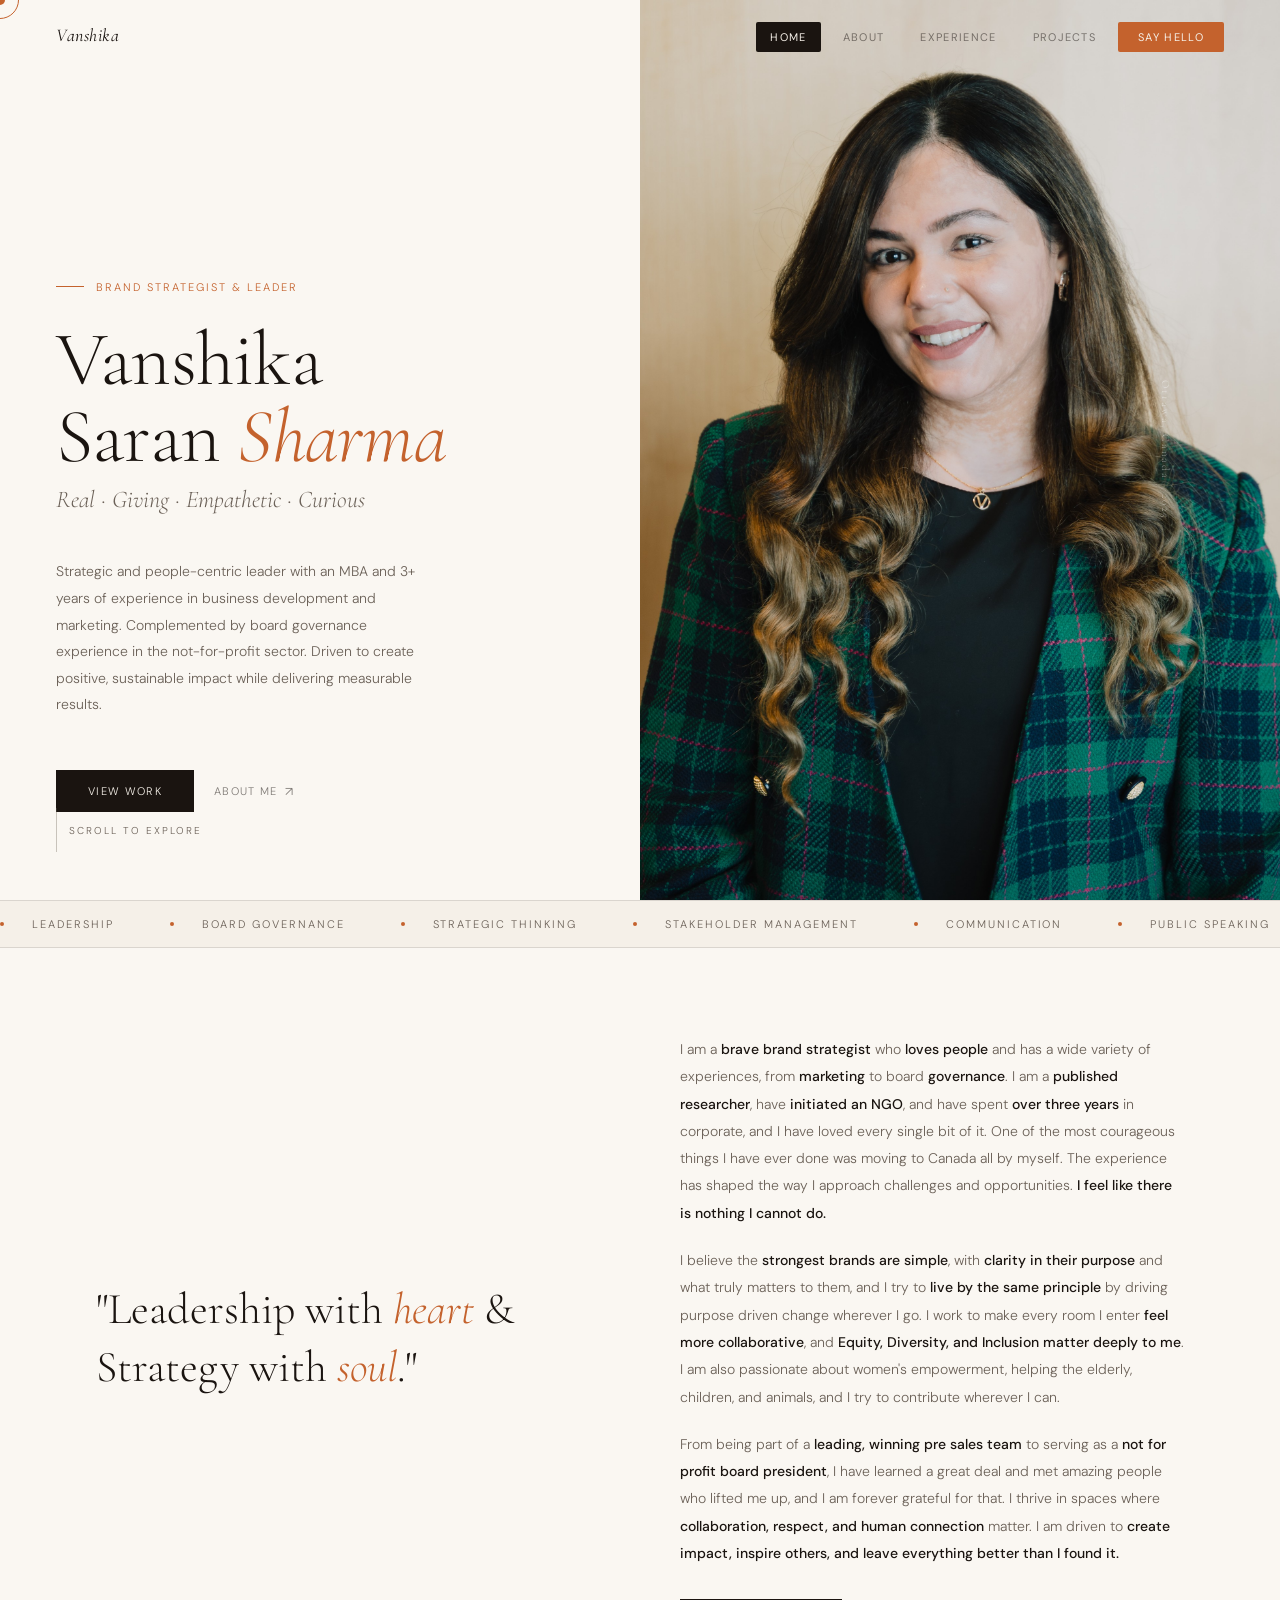
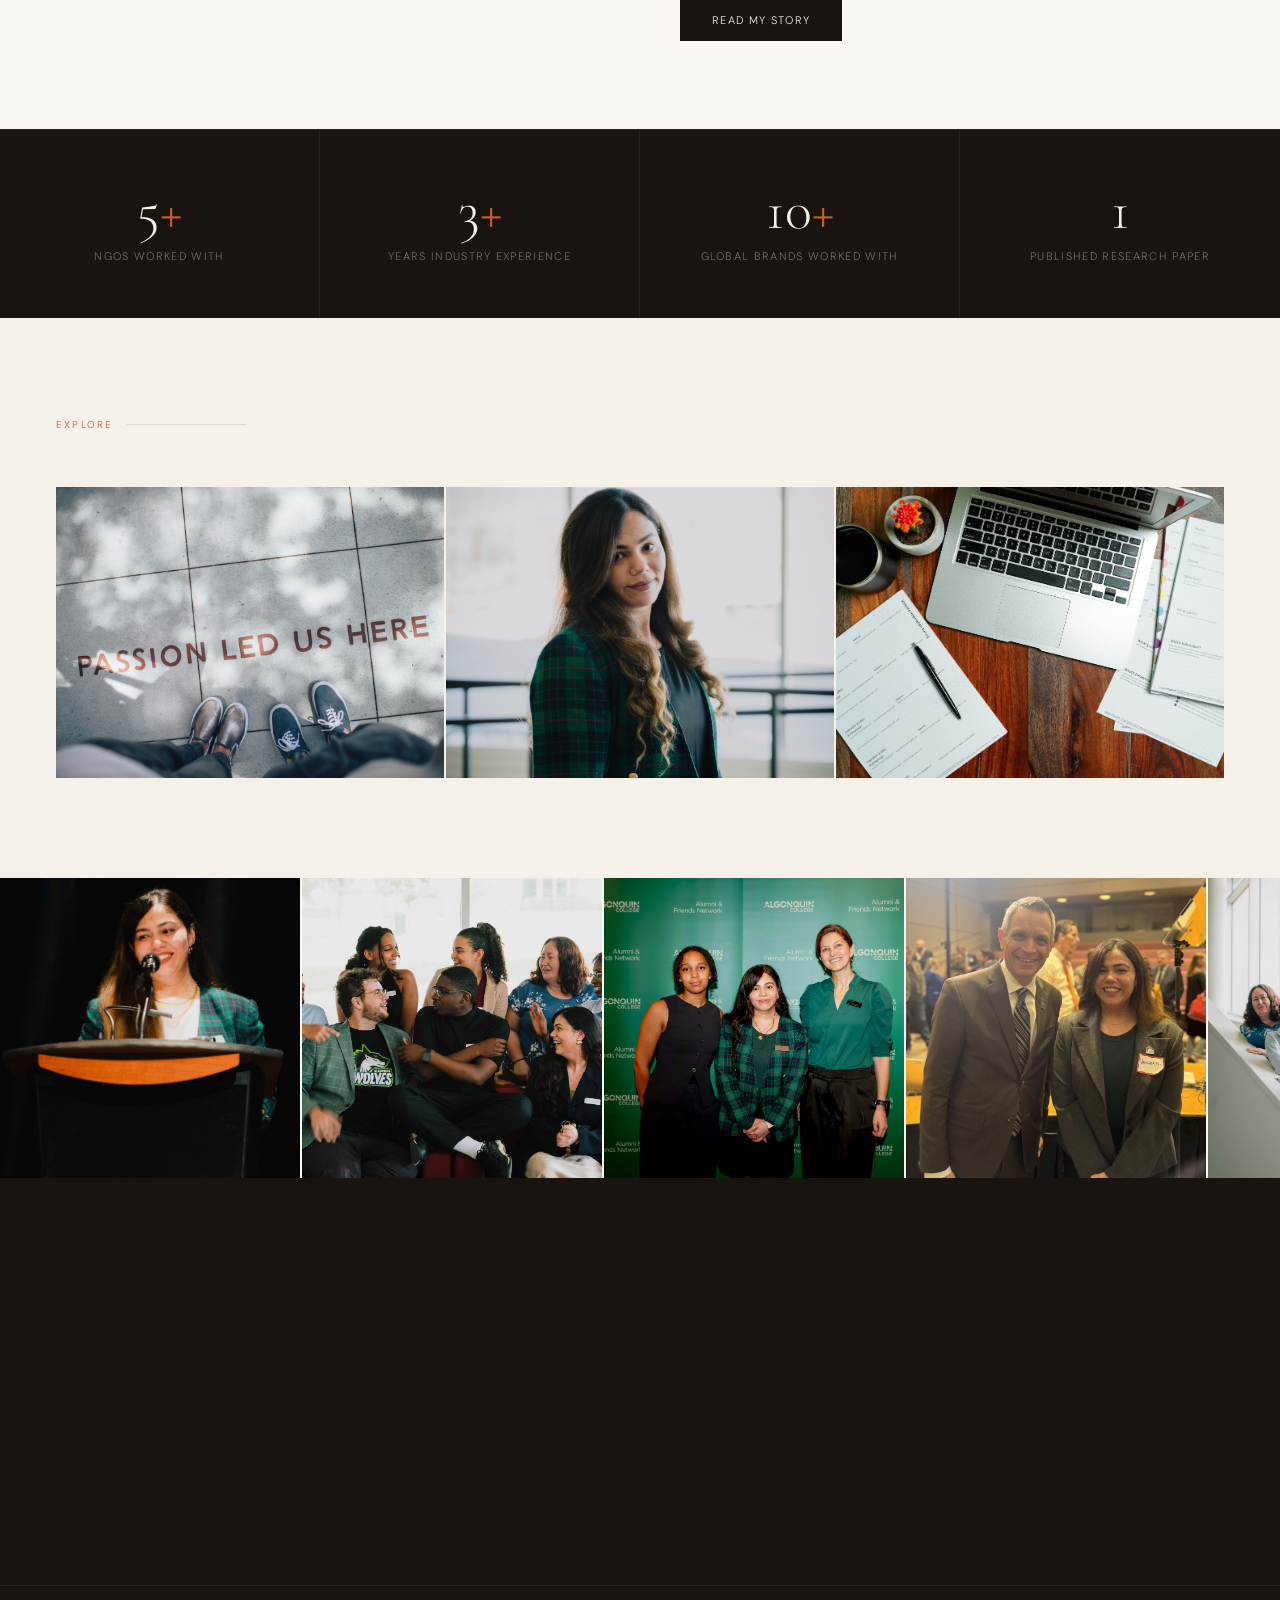
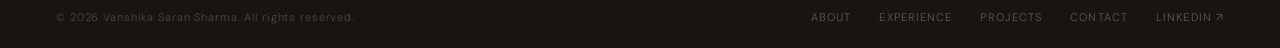
<file: index.html>
<!DOCTYPE html>
<html lang="en">
<head>
<meta charset="UTF-8">
<meta name="viewport" content="width=device-width, initial-scale=1.0">
<title>Vanshika Saran Sharma  Brand Strategist & Leader</title>
<link rel="preconnect" href="https://fonts.googleapis.com">
<link href="https://fonts.googleapis.com/css2?family=Cormorant+Garamond:ital,wght@0,300;0,400;0,600;1,300;1,400&family=DM+Sans:wght@300;400;500&display=swap" rel="stylesheet">
<link rel="stylesheet" href="style.css">
<style>
/* HERO */
.hero {
  min-height: 100vh;
  display: grid;
  grid-template-columns: 1fr 1fr;
  position: relative;
  overflow: hidden;
}
.hero-left {
  display: flex; flex-direction: column; justify-content: flex-end;
  padding: 140px 64px 88px 56px;
  position: relative; z-index: 2;
}
.hero-tag {
  font-size: 11px; letter-spacing: 0.18em; text-transform: uppercase;
  color: var(--accent); margin-bottom: 28px;
  display: flex; align-items: center; gap: 12px;
}
.hero-tag::before {
  content: ''; display: block; width: 28px; height: 1px; background: var(--accent);
}
.hero-name {
  font-family: var(--serif); font-size: clamp(54px, 6vw, 90px);
  font-weight: 300; line-height: 1.0; letter-spacing: -0.01em; margin-bottom: 10px;
}
.hero-name em { font-style: italic; color: var(--accent); }
.hero-subtitle {
  font-family: var(--serif); font-size: clamp(17px, 2vw, 24px);
  font-weight: 300; color: var(--muted); margin-bottom: 44px; font-style: italic;
}
.hero-bio {
  font-size: 14px; line-height: 1.9; color: var(--muted);
  max-width: 380px; margin-bottom: 52px;
}
.hero-ctas { display: flex; gap: 20px; align-items: center; flex-wrap: wrap; }

.hero-right { position: relative; overflow: hidden; background: var(--accent-soft); }
.hero-right img {
  position: absolute; inset: 0;
  width: 100%; height: 100%; object-fit: cover; object-position: center top;
  /* No tint/blend-mode — clean natural photo */
}
.hero-photo-placeholder {
  position: absolute; inset: 0;
  background: linear-gradient(160deg, #DDD0C0 0%, #C4A882 55%, #B07850 100%);
  display: flex; flex-direction: column; align-items: center; justify-content: center;
  gap: 14px; color: rgba(255,255,255,0.55); font-family: var(--serif);
  font-size: 14px; font-style: italic;
}
.hero-photo-placeholder svg { opacity: 0.35; width: 72px; height: 72px; }

.hero-scroll {
  position: absolute; bottom: 48px; left: 56px;
  font-size: 10px; letter-spacing: 0.2em; text-transform: uppercase;
  color: var(--muted); display: flex; align-items: center; gap: 12px; z-index: 2;
}
.hero-scroll::before {
  content: ''; display: block; width: 1px; height: 44px;
  background: var(--muted); opacity: 0.35;
}
.hero-location {
  position: absolute; top: 50%; right: 44px;
  transform: translateY(-50%) rotate(90deg);
  font-family: var(--serif); font-size: 11px; letter-spacing: 0.18em;
  color: rgba(255,255,255,0.45); z-index: 3; white-space: nowrap;
}


.marquee-track {
  will-change: transform;
  transform: translate3d(0, 0, 0);
  backface-visibility: hidden;
}
@keyframes marquee {
  0%   { transform: translate3d(0, 0, 0); }
  100% { transform: translate3d(-50%, 0, 0); }
}


/* INTRO STRIP */
.intro-strip {
  padding: 88px 56px;
  display: grid; grid-template-columns: 1fr 1fr;
  gap: 80px; align-items: center;
  max-width: 1200px; margin: 0 auto;
}
.intro-quote {
  font-family: var(--serif); font-size: clamp(28px, 3.5vw, 44px);
  font-weight: 300; line-height: 1.3;
}
.intro-quote em { font-style: italic; color: var(--accent); }
.intro-right p {
  font-size: 14px; line-height: 1.95; color: var(--muted); margin-bottom: 20px;
}
.intro-right p strong { color: var(--ink); font-weight: 500; }

/* STATS */
.stats-band {
  background: var(--ink); padding: 0;
  display: grid; grid-template-columns: repeat(4, 1fr);
  border-top: 1px solid rgba(255,255,255,0.06);
}
.stat-block {
  padding: 52px 40px; text-align: center;
  border-right: 1px solid rgba(255,255,255,0.06);
  transition: background 0.3s;
}
.stat-block:last-child { border-right: none; }
.stat-block:hover { background: rgba(196,98,45,0.1); }
.stat-num {
  font-family: var(--serif); font-size: 56px; font-weight: 300;
  color: var(--cream); line-height: 1; margin-bottom: 10px;
}
.stat-num span { color: var(--accent); }
.stat-label {
  font-size: 11px; letter-spacing: 0.12em; text-transform: uppercase;
  color: rgba(255,255,255,0.38); line-height: 1.6;
}

/* GLIMPSE SECTION */
.glimpse { padding: 100px 56px; background: var(--cream); }
.glimpse-inner { max-width: 1200px; margin: 0 auto; }
.glimpse-grid {
  display: grid; grid-template-columns: repeat(3,1fr); gap: 2px; margin-top: 56px;
}
.glimpse-card {
  position: relative; overflow: hidden; aspect-ratio: 4/3;
  background: var(--accent-soft); cursor: pointer;
  text-decoration: none; display: block;
}
.glimpse-card img {
  width: 100%; height: 100%; object-fit: cover; object-position: center;
  transform: scale(1);
  transition: transform 0.5s ease;
}
.glimpse-card:hover img { transform: scale(1.01); }
.glimpse-photo-placeholder {
  width: 100%; height: 100%;
  display: flex; flex-direction: column; align-items: center; justify-content: center;
  gap: 10px; font-family: var(--serif); font-style: italic;
  font-size: 13px; color: rgba(255,255,255,0.5);
}
.glimpse-overlay {
  position: absolute; inset: 0;
  background: linear-gradient(to top, rgba(26,20,16,0.75) 0%, transparent 55%);
  display: flex; flex-direction: column; justify-content: flex-end;
  padding: 28px 24px;
  opacity: 0; transition: opacity 0.3s;
}
.glimpse-card:hover .glimpse-overlay { opacity: 1; }
.glimpse-label {
  font-size: 11px; letter-spacing: 0.14em; text-transform: uppercase;
  color: var(--accent); margin-bottom: 6px;
}
.glimpse-title { font-family: var(--serif); font-size: 22px; font-weight: 300; color: var(--cream); }
.glimpse-arrow {
  position: absolute; top: 20px; right: 20px;
  width: 36px; height: 36px; border: 1px solid rgba(255,255,255,0.4);
  border-radius: 50%; display: flex; align-items: center; justify-content: center;
  color: var(--cream); font-size: 14px;
  transform: rotate(-45deg) scale(0.8); opacity: 0;
  transition: all 0.3s;
}
.glimpse-card:hover .glimpse-arrow { opacity: 1; transform: rotate(0deg) scale(1); }

/* IMAGE GALLERY STRIP */
/* IMAGE GALLERY CAROUSEL */
.gallery-carousel {
  overflow: hidden;
  position: relative;
  width: 100%;
  /* Isolate this layer from the rest of the page */
  contain: layout style;
}
.gallery-track {
  display: flex;
  gap: 2px;
  animation: galleryScroll 30s linear infinite;
  width: max-content;
  /* Force GPU compositing — eliminates stutter and white flash */
  will-change: transform;
  transform: translate3d(0, 0, 0);
  backface-visibility: hidden;
}
.gallery-carousel:hover .gallery-track {
  animation-play-state: paused;
}
.gallery-item {
  width: 300px;
  aspect-ratio: 1;
  background: var(--accent-soft);
  overflow: hidden;
  position: relative;
  flex-shrink: 0;
  /* Each item also on its own layer */
  transform: translateZ(0);
}
.gallery-item img {
  width: 100%; height: 100%; object-fit: cover;
  display: block;
  /* Remove hover scale — it fights the carousel animation */
  transition: none;
  will-change: auto;
}
@keyframes galleryScroll {
  0%   { transform: translate3d(0, 0, 0); }
  100% { transform: translate3d(-50%, 0, 0); }
}
@media (max-width: 900px) {
  .gallery-item { width: 200px; }
}

/* CTA SECTION */
.cta-section {
  background: var(--ink); padding: 100px 56px; text-align: center;
}
.cta-eyebrow {
  font-size: 10px; letter-spacing: 0.22em; text-transform: uppercase;
  color: var(--accent); margin-bottom: 28px;
}
.cta-heading {
  font-family: var(--serif); font-size: clamp(40px, 5vw, 72px);
  font-weight: 300; color: var(--cream); line-height: 1.15; margin-bottom: 48px;
}
.cta-heading em { font-style: italic; color: var(--accent); }
.cta-buttons { display: flex; gap: 20px; justify-content: center; flex-wrap: wrap; }
.btn-outline {
  border: 1px solid rgba(255,255,255,0.25); color: rgba(255,255,255,0.6);
  padding: 14px 32px; font-size: 11px; letter-spacing: 0.12em;
  text-transform: uppercase; text-decoration: none; display: inline-block;
  transition: border-color 0.2s, color 0.2s;
}
.btn-outline:hover { border-color: var(--accent); color: var(--accent); }

@media (max-width: 900px) {
  .hero { grid-template-columns: 1fr; }
  .hero-right { height: 55vw; min-height: 260px; }
  .hero-left { padding: 110px 20px 64px; }
  .hero-scroll { left: 20px; }
  .intro-strip { grid-template-columns: 1fr; padding: 60px 20px; gap: 40px; }
  .stats-band { grid-template-columns: repeat(2,1fr); }
  .glimpse-grid { grid-template-columns: 1fr; }
  .glimpse { padding: 60px 20px; }
  .cta-section { padding: 64px 20px; }
}
</style>
</head>
<body>

<div class="cursor" id="cursor"></div>
<div class="cursor-ring" id="cursorRing"></div>

<nav>
  <a href="index.html" class="nav-logo">Vanshika</a>
  <ul class="nav-links">
    <li><a href="index.html" class="active">Home</a></li>
    <li><a href="about.html">About</a></li>
    <li><a href="experience.html">Experience</a></li>
    <li><a href="projects.html">Projects</a></li>
    <li><a href="contact.html" class="cta">Say Hello</a></li>
  </ul>
</nav>

<!-- HERO -->
<section class="hero">
  <div class="hero-left">
    <div class="hero-tag">Brand Strategist & Leader</div>
    <h1 class="hero-name">
      Vanshika<br>
      Saran <em>Sharma</em>
    </h1>
    <p class="hero-subtitle">Real · Giving · Empathetic · Curious</p>
    <p class="hero-bio">Strategic and people-centric leader with an MBA and 3+ years of experience in business development and marketing. Complemented by board governance experience in the not-for-profit sector. Driven to create positive, sustainable impact while delivering measurable results.</p>
    <div class="hero-ctas">
      <a href="experience.html" class="btn-primary">View Work</a>
      <a href="about.html" class="btn-ghost">About Me</a>
    </div>
  </div>
  <div class="hero-right">
    <img src="BOD-Sendoff-26.jpg" alt="Vanshika Saran Sharma">
    <div class="hero-location">Ottawa, Canada · 2025</div>
  </div>
  <div class="hero-scroll">Scroll to explore</div>
</section>

<!-- MARQUEE -->
<div class="marquee-wrap">
  <div class="marquee-track">
    <div class="marquee-item"><span class="marquee-dot"></span>Leadership</div>
    <div class="marquee-item"><span class="marquee-dot"></span>Board Governance</div>
    <div class="marquee-item"><span class="marquee-dot"></span>Strategic Thinking</div>
    <div class="marquee-item"><span class="marquee-dot"></span>Stakeholder Management</div>
    <div class="marquee-item"><span class="marquee-dot"></span>Communication</div>
    <div class="marquee-item"><span class="marquee-dot"></span>Public Speaking</div>
    <div class="marquee-item"><span class="marquee-dot"></span>Thought Leadership</div>
    <div class="marquee-item"><span class="marquee-dot"></span>Brand Marketing</div>
    <div class="marquee-item"><span class="marquee-dot"></span>Digital Strategy</div>
    <div class="marquee-item"><span class="marquee-dot"></span>Content Writing</div>
    <div class="marquee-item"><span class="marquee-dot"></span>Business Analysis</div>
    <div class="marquee-item"><span class="marquee-dot"></span>Project Management</div>
    <div class="marquee-item"><span class="marquee-dot"></span>Team Collaboration</div>
    <div class="marquee-item"><span class="marquee-dot"></span>People-Centric Approach</div>
    <div class="marquee-item"><span class="marquee-dot"></span>Non-Profit Leadership</div>
    <div class="marquee-item"><span class="marquee-dot"></span>Empathy</div>
    <div class="marquee-item"><span class="marquee-dot"></span>Community Engagement</div>
    <div class="marquee-item"><span class="marquee-dot"></span>Research &amp; Insights</div>
    <div class="marquee-item"><span class="marquee-dot"></span>Adaptability &amp; Resilience</div>
  </div>
</div>

<!-- INTRO -->
<section>
  <div class="intro-strip">
    <div class="intro-quote reveal">
      "Leadership with <em>heart</em> &amp; Strategy with <em>soul</em>."
    </div>
    <div class="intro-right">
      <p class="reveal reveal-delay-1">
        I am a <strong>brave brand strategist</strong> who <strong>loves people</strong> and has a wide variety of experiences, from <strong>marketing</strong> to board <strong>governance</strong>. 
        I am a <strong>published researcher</strong>, have <strong>initiated an NGO</strong>, and have spent <strong>over three years</strong> in corporate, and I have loved every single bit of it. 
        One of the most courageous things I have ever done was moving to Canada all by myself. 
        The experience has shaped the way I approach challenges and opportunities. 
        <strong>I feel like there is nothing I cannot do.</strong>
      </p>
      
      <p class="reveal reveal-delay-2">
        I believe the <strong>strongest brands are simple</strong>, with <strong>clarity in their purpose</strong> and what truly matters to them, and I try to <strong>live by the same principle</strong> by driving purpose driven change wherever I go. 
        I work to make every room I enter <strong>feel more collaborative</strong>, and <strong>Equity, Diversity, and Inclusion matter deeply to me</strong>. 
        I am also passionate about women's empowerment, helping the elderly, children, and animals, and I try to contribute wherever I can.
      </p>
      
      <p class="reveal reveal-delay-2">
        From being part of a <strong>leading, winning pre sales team</strong> to serving as a <strong>not for profit board president</strong>, I have learned a great deal and met amazing people who lifted me up, and I am forever grateful for that. 
        I thrive in spaces where <strong>collaboration, respect, and human connection</strong> matter. 
        I am driven to <strong>create impact, inspire others, and leave everything better than I found it.</strong>
      </p>

      <!-- <p class="reveal reveal-delay-1">I am a <strong>brave brand strategist</strong> who <strong>loves people</strong>, has a wide variety of experiences from <strong>marketing</strong> to board <strong>governance. I am a <strong>published researcher<strong>, have <strong>initiated an NGO</strong>, and spent <strong>over three years</strong> in corporate, loved every single bit of it. One of the most courageous things I have ever done was moving to Canada, all by myself! The experience has shaped the way I approach challenges and opportunities. <strong>I feel like there is nothing I cannot do!</strong> </p> -->
      <!-- <p class="reveal reveal-delay-2">I believe the <strong>strongest brands are simple</strong>, with <strong>clarity in their purpose</strong> and what truly matters to them, and I try to <strong>live by the same principle</strong> by driving purpose-driven change wherever I go. I work to make every room I enter <strong>feel more collaborative</strong>, and <strong>Equity, Diversity, and Inclusion matter deeply to me</strong>. I am also passionate about women empowerment, helping the elderly, children, and animals, and I try to contribute wherever I can.</p> <p class="reveal reveal-delay-2">From being part of a <strong>leading and winning pre-sales team</strong> to serving as a <strong>not-for-profit board president</strong>, I have learned a great deal, met amazing people who lifted me up, forever grateful for that. I thrive in spaces where <strong>collaboration, respect, and human connection</strong> matter. I am driven to <strong>create impact, inspire others, and leave everything better than I found it.</strong> </p> -->
      <div style="margin-top:32px;" class="reveal reveal-delay-3">
        <a href="about.html" class="btn-primary">Read My Story</a>
      </div>
    </div>
  </div>
</section>

<!-- STATS -->
<div class="stats-band">
  <div class="stat-block reveal">
    <div class="stat-num">5<span>+</span></div>
    <div class="stat-label">NGOs worked with</div>
  </div>
  <div class="stat-block reveal reveal-delay-1">
    <div class="stat-num">3<span>+</span></div>
    <div class="stat-label">Years Industry Experience</div>
  </div>
  <div class="stat-block reveal reveal-delay-2">
    <div class="stat-num">10<span>+</span></div>
    <div class="stat-label">Global Brands worked with</div>
  </div>
  <div class="stat-block reveal reveal-delay-3">
    <div class="stat-num">1</div>
    <div class="stat-label">Published Research Paper</div>
  </div>
</div>

<!-- GLIMPSE / PAGE CARDS -->
<section class="glimpse">
  <div class="glimpse-inner">
    <div class="section-label reveal">Explore</div>
    <div class="glimpse-grid">

      <a href="experience.html" class="glimpse-card reveal">
        <img src="Leadership.jpeg" alt="Career">
        <!-- <div class="glimpse-photo-placeholder" style="background: linear-gradient(135deg,#6B5A4E,#3D2B1F);">
          <svg viewBox="0 0 40 40" fill="none" style="width:40px;opacity:0.4"><rect x="6" y="12" width="28" height="20" rx="2" stroke="white" stroke-width="1.2"/><path d="M14 12V9a2 2 0 0 1 2-2h8a2 2 0 0 1 2 2v3" stroke="white" stroke-width="1.2"/></svg>
          Add your photo here
        </div> -->
        <div class="glimpse-overlay">
          <div class="glimpse-label">Experience</div>
          <div class="glimpse-title">Career & Leadership</div>
        </div>
        <div class="glimpse-arrow">↗</div>
      </a>
      
      
      <a href="about.html" class="glimpse-card reveal reveal-delay-1">
        <!-- <img src="speaking-photo.jpg" alt="Public Speaking"> -->
        <img src="BOD-Sendoff-24.jpg" alt="Public Speaking">
        <div class="glimpse-overlay">
          <div class="glimpse-label">About</div>
          <div class="glimpse-title">My Story & Values</div>
        </div>
        <div class="glimpse-arrow">↗</div>
      </a>



      <a href="projects.html" class="glimpse-card reveal reveal-delay-2">
        <img src="Research.jpeg" alt="Career">
        <!-- <div class="glimpse-photo-placeholder" style="background: linear-gradient(135deg,#C4622D,#8B3A1A);">
          <svg viewBox="0 0 40 40" fill="none" style="width:40px;opacity:0.4"><path d="M8 8h24v24H8z" stroke="white" stroke-width="1.2"/><path d="M14 20h12M20 14v12" stroke="white" stroke-width="1.2"/></svg>
          Add your photo here
        </div> -->
        <div class="glimpse-overlay">
          <div class="glimpse-label">Projects</div>
          <div class="glimpse-title">Work & Publications</div>
        </div>
        <div class="glimpse-arrow">↗</div>
      </a>

    </div>
  </div>
</section>

<div class="gallery-carousel">
  <div class="gallery-track">
    <!-- Original images -->
    <div class="gallery-item"><img src="YourWard-YourVoice-28.jpg" alt="Keynote Speaking" loading="lazy"></div>
    <div class="gallery-item"><img src="Board of Directors 2025-10.jpg" alt="Board of Directors" loading="lazy"></div>
    <div class="gallery-item"><img src="PW - 2SYZ .jpg" alt="Community Event" loading="lazy"></div>
    <div class="gallery-item"><img src="unnamed (1).jpg" alt="Portrait" loading="lazy"></div>
    <div class="gallery-item"><img src="Board of Directors 2025-5 (1).jpg" alt="Keynote Speaking" loading="lazy"></div>
    <div class="gallery-item"><img src="YourWard-YourVoice-33.jpg" alt="Board of Directors" loading="lazy"></div>
    <div class="gallery-item"><img src="YourWard-YourVoice-36.jpg" alt="Community Event" loading="lazy"></div>
    <div class="gallery-item"><img src="YRB-2025-Blog-Image-Vanshika-Sharma.jpg" alt="Portrait" loading="lazy"></div>
    <div class="gallery-item"><img src="NGO 1.jpeg" alt="NGO" loading="lazy"></div>
    <div class="gallery-item"><img src="NGO 2.jpeg" alt="NGO" loading="lazy"></div>
    <!-- duplicates -->
    <div class="gallery-item"><img src="YourWard-YourVoice-28.jpg" alt="Keynote Speaking" loading="lazy"></div>
    <div class="gallery-item"><img src="Board of Directors 2025-10.jpg" alt="Board of Directors" loading="lazy"></div>
    <div class="gallery-item"><img src="PW - 2SYZ .jpg" alt="Community Event" loading="lazy"></div>
    <div class="gallery-item"><img src="unnamed (1).jpg" alt="Portrait" loading="lazy"></div>
    <div class="gallery-item"><img src="Board of Directors 2025-5 (1).jpg" alt="Keynote Speaking" loading="lazy"></div>
    <div class="gallery-item"><img src="YourWard-YourVoice-33.jpg" alt="Board of Directors" loading="lazy"></div>
    <div class="gallery-item"><img src="YourWard-YourVoice-36.jpg" alt="Community Event" loading="lazy"></div>
    <div class="gallery-item"><img src="YRB-2025-Blog-Image-Vanshika-Sharma.jpg" alt="Portrait" loading="lazy"></div>
    <div class="gallery-item"><img src="NGO 1.jpeg" alt="NGO" loading="lazy"></div>
    <div class="gallery-item"><img src="NGO 2.jpeg" alt="NGO" loading="lazy"></div>
  </div>
</div>

<!-- CTA -->
<section class="cta-section">
  <p class="cta-eyebrow reveal">Get in Touch</p>
  <h2 class="cta-heading reveal reveal-delay-1">Let's build something <em>meaningful.</em></h2>
  <div class="cta-buttons reveal reveal-delay-2">
    <a href="contact.html" class="btn-primary">Say Hello</a>
    <a href="projects.html" class="btn-outline">View Projects</a>
  </div>
</section>

<footer>
  <span class="footer-copy">© 2026 Vanshika Saran Sharma. All rights reserved.</span>
  <div class="footer-links">
    <a href="about.html">About</a>
    <a href="experience.html">Experience</a>
    <a href="projects.html">Projects</a>
    <a href="contact.html">Contact</a>
    <a href="https://www.linkedin.com/in/vanshikasaransharma/" target="_blank">LinkedIn ↗</a>
  </div>
</footer>


<script src="main.js">
document.addEventListener('visibilitychange', () => {
  const track = document.querySelector('.gallery-track');
  if (!track) return;
  track.style.animationPlayState = document.hidden ? 'paused' : 'running';
});
</script>
</body>
</html>
</file>
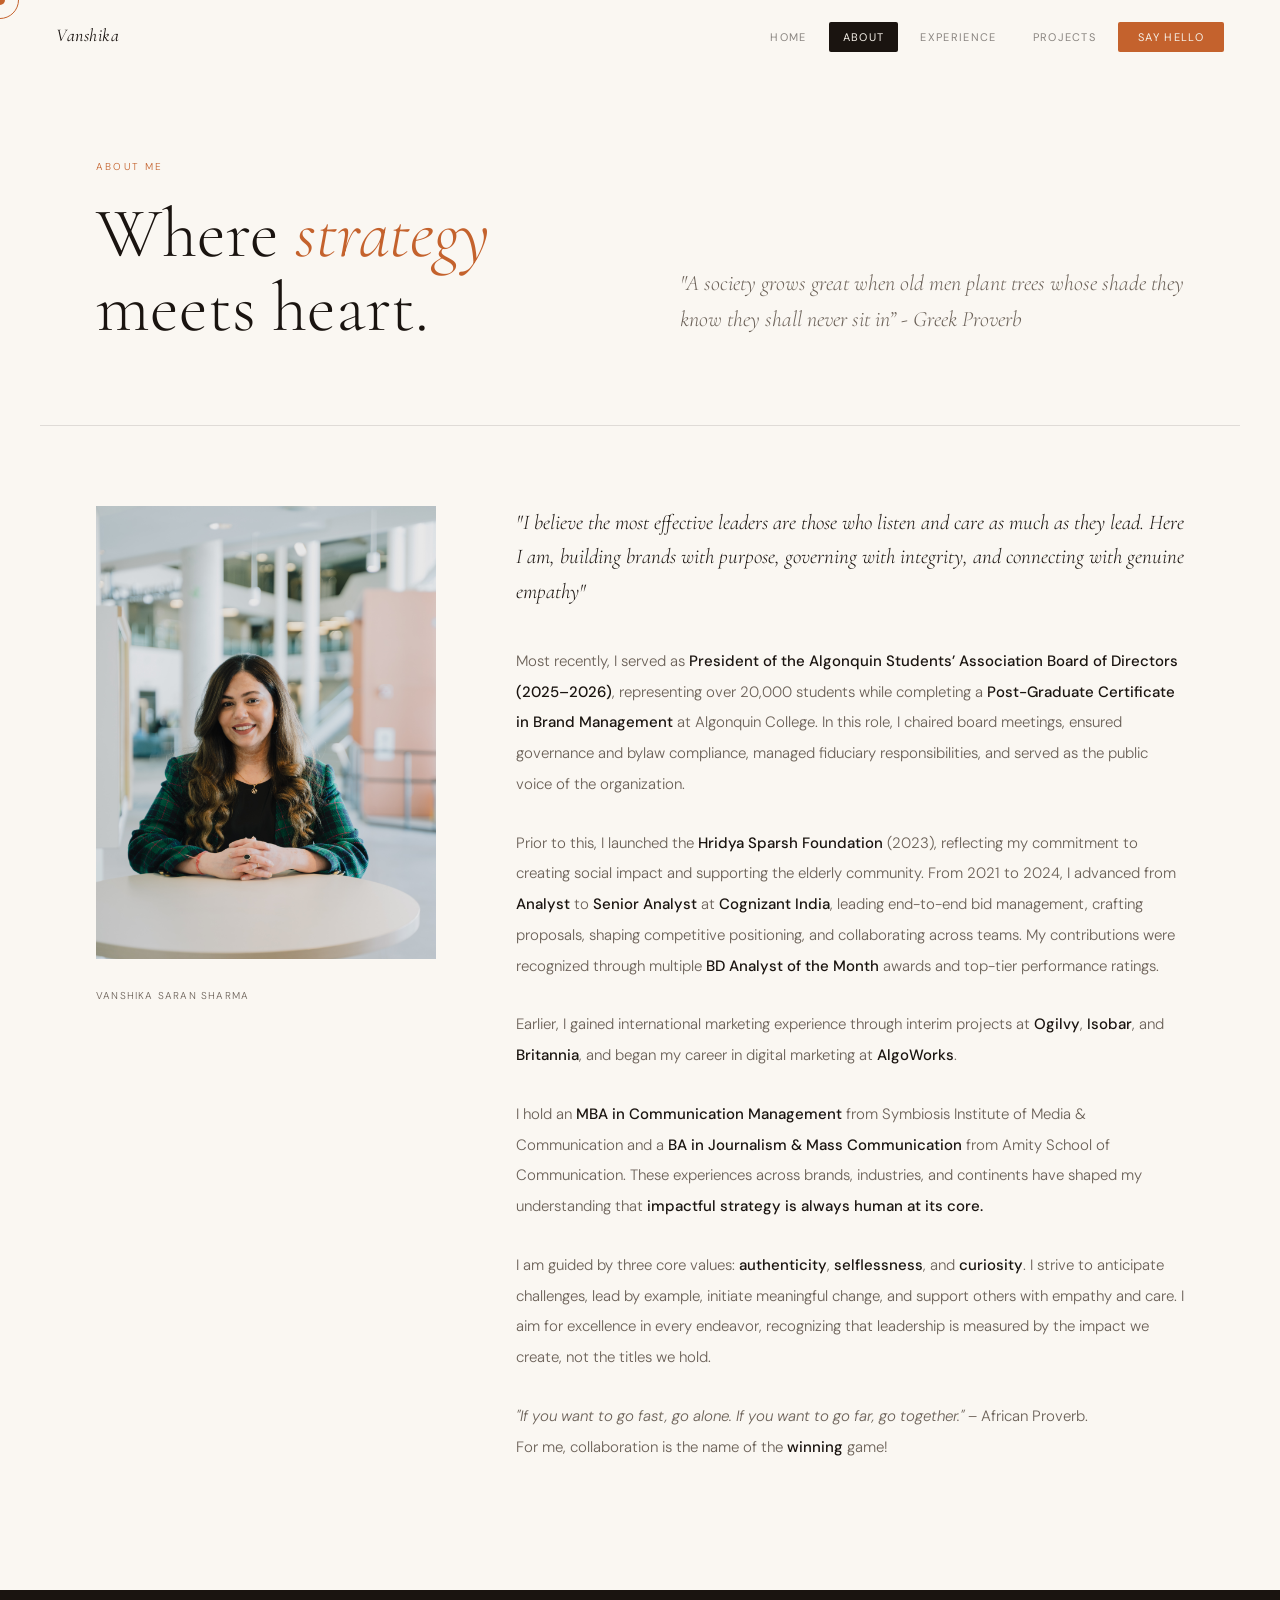
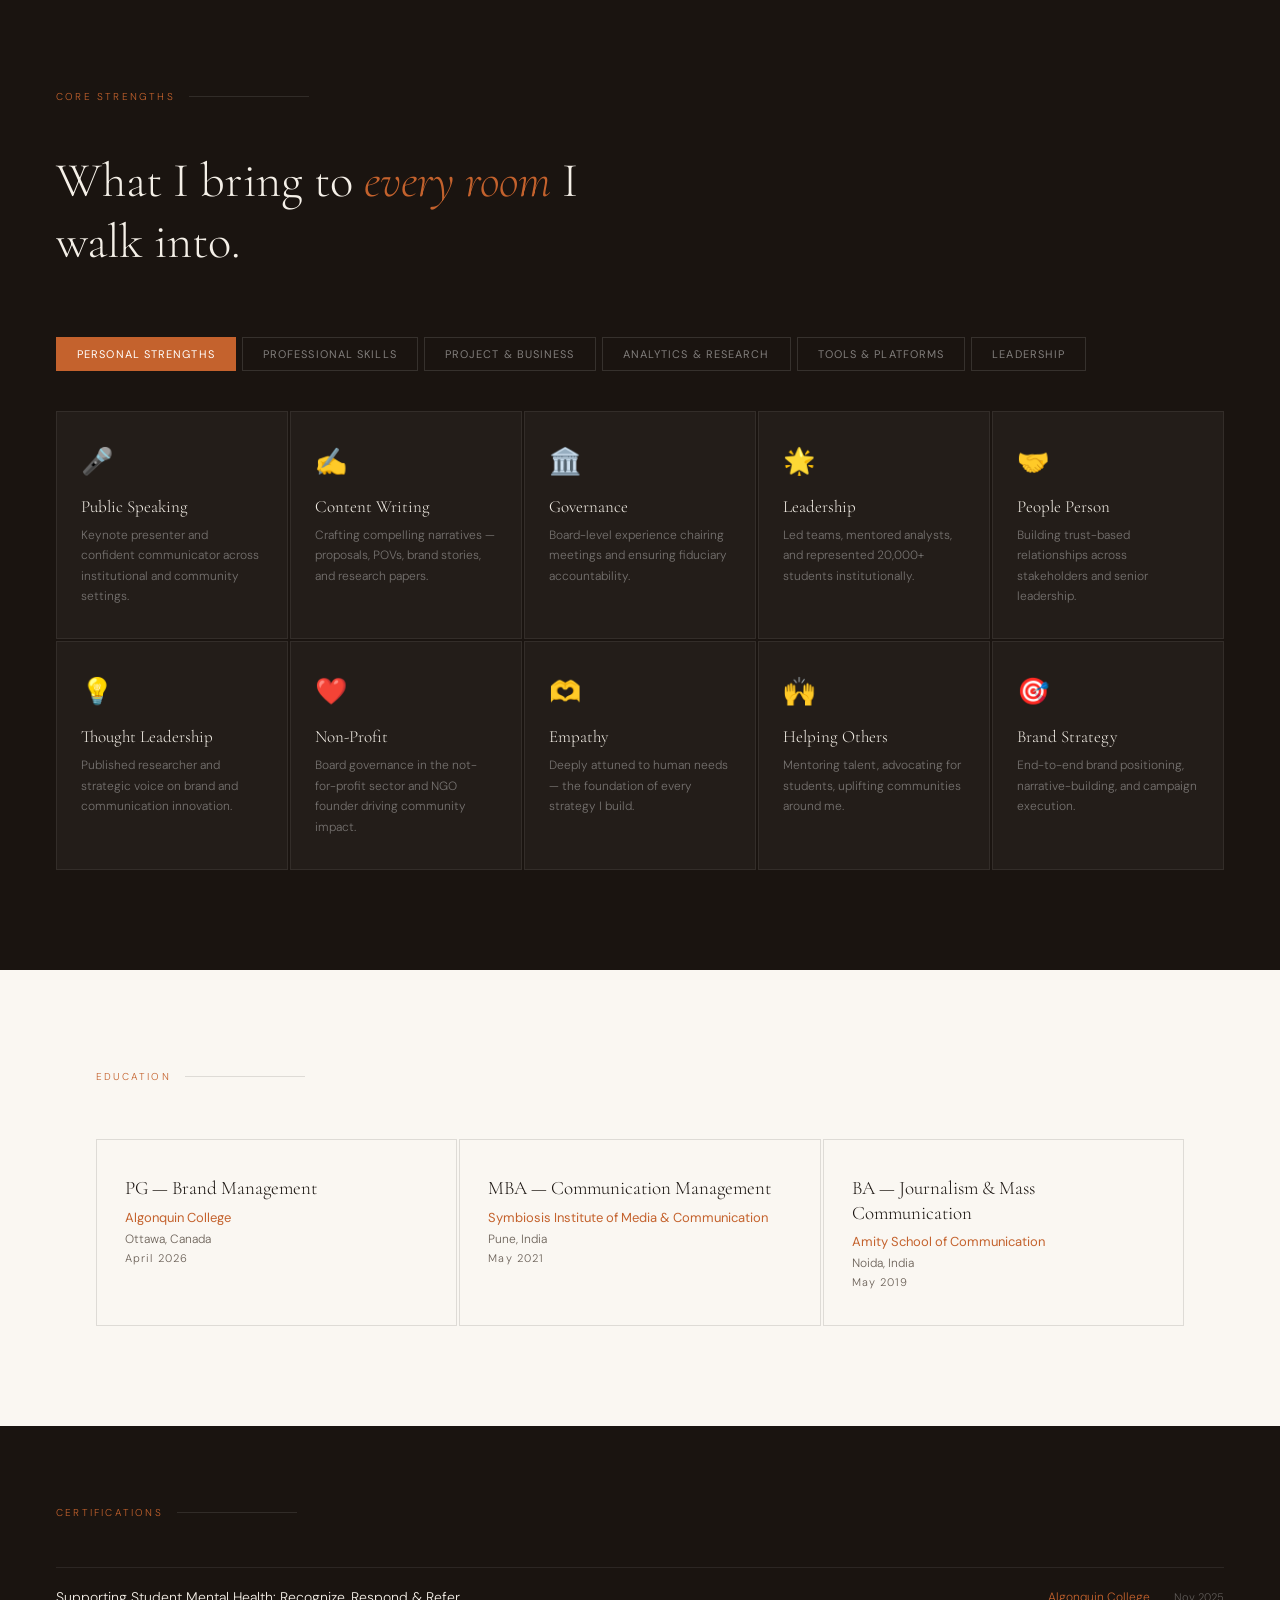
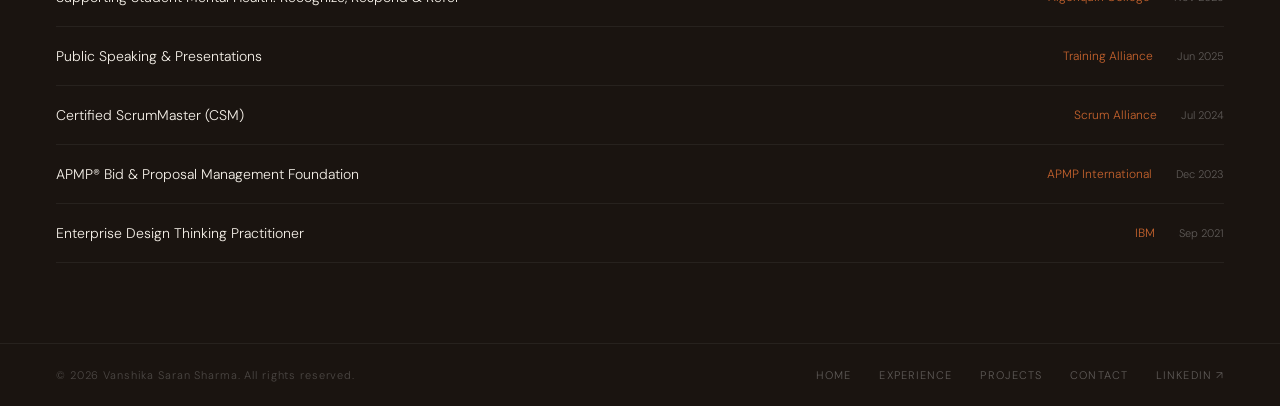
<file: about.html>
<!DOCTYPE html>
<html lang="en">
<head>
<meta charset="UTF-8">
<meta name="viewport" content="width=device-width, initial-scale=1.0">
<title>About — Vanshika Saran Sharma</title>
<link rel="preconnect" href="https://fonts.googleapis.com">
<link href="https://fonts.googleapis.com/css2?family=Cormorant+Garamond:ital,wght@0,300;0,400;0,600;1,300;1,400&family=DM+Sans:wght@300;400;500&display=swap" rel="stylesheet">
<link rel="stylesheet" href="style.css">
<style>
.page-hero {
  padding: 160px 56px 80px;
  max-width: 1200px; margin: 0 auto;
  display: grid; grid-template-columns: 1fr 1fr; gap: 80px; align-items: end;
}
.page-hero-label {
  font-size: 10px; letter-spacing: 0.22em; text-transform: uppercase;
  color: var(--accent); margin-bottom: 24px;
}
.page-hero-title {
  font-family: var(--serif); font-size: clamp(48px, 5.5vw, 80px);
  font-weight: 300; line-height: 1.05;
}
.page-hero-title em { font-style: italic; color: var(--accent); }
.page-hero-right {
  padding-bottom: 8px;
}
.page-hero-right p {
  font-family: var(--serif); font-size: 22px; font-weight: 300;
  font-style: italic; line-height: 1.6; color: var(--muted);
}
.page-divider { height: 1px; background: var(--line); max-width: 1200px; margin: 0 auto 0; }

/* ABOUT CONTENT */
.about-grid {
  padding: 80px 56px 100px;
  max-width: 1200px; margin: 0 auto;
  display: grid; grid-template-columns: 340px 1fr; gap: 80px; align-items: start;
}
.about-sidebar { position: sticky; top: 100px; }
.about-photo {
  width: 100%; aspect-ratio: 3/4;
  overflow: hidden; margin-bottom: 28px;
  background: linear-gradient(160deg,#E8D5C4,#C4A882,#B8865A);
}
.about-photo img {
  width: 100%; height: 100%; object-fit: cover; object-position: center top; display: block;
}
.about-photo-placeholder {
  width: 100%; height: 100%;
  display: flex; flex-direction: column; align-items: center; justify-content: center;
  gap: 12px; color: rgba(255,255,255,0.5); font-family: var(--serif);
  font-size: 13px; font-style: italic;
}
.photo-caption {
  font-size: 10px; letter-spacing: 0.12em; text-transform: uppercase;
  color: var(--muted); line-height: 1.7;
}

.about-body p {
  font-size: 15px; line-height: 2.05; color: var(--muted); margin-bottom: 28px;
}
.about-body p strong { color: var(--ink); font-weight: 500; }
.about-body p:first-child {
  font-family: var(--serif); font-size: 21px; font-style: italic;
  color: var(--ink); line-height: 1.65; margin-bottom: 36px;
}

/* SKILLS DARK */
.skills-section { background: var(--ink); padding: 100px 56px; }
.skills-inner { max-width: 1200px; margin: 0 auto; }
.skills-section .section-label { color: var(--accent); }
.skills-section .section-label::after { background: rgba(255,255,255,0.1); }
.skills-heading {
  font-family: var(--serif); font-size: clamp(32px, 3.8vw, 50px);
  font-weight: 300; color: var(--cream); margin-bottom: 64px;
  max-width: 560px; line-height: 1.25;
}
.skills-heading em { font-style: italic; color: var(--accent); }
.skills-grid { display: grid; grid-template-columns: repeat(5,1fr); gap: 2px; }
.skill-card {
  background: rgba(255,255,255,0.04);
  border: 1px solid rgba(255,255,255,0.07);
  padding: 32px 24px; transition: background 0.3s, transform 0.3s; cursor: default;
}
.skill-card:hover { background: rgba(196,98,45,0.14); transform: translateY(-4px); border-color: var(--accent); }
.skill-icon { font-size: 26px; margin-bottom: 18px; display: block; }
.skill-name { font-family: var(--serif); font-size: 17px; font-weight: 300; color: var(--cream); margin-bottom: 8px; }
.skill-desc { font-size: 12px; color: rgba(255,255,255,0.38); line-height: 1.7; }

/* RECOGNITION */
.recognition { padding: 100px 56px; background: var(--cream); }
.recognition-inner { max-width: 1200px; margin: 0 auto; }
.rec-grid { display: grid; grid-template-columns: 1fr 1fr; gap: 2px; margin-top: 56px; }
.rec-card {
  background: var(--warm-white); padding: 48px 40px;
  position: relative; overflow: hidden; transition: transform 0.3s;
}
.rec-card:hover { transform: translateY(-3px); }
.rec-card::before {
  content: ''; position: absolute; top: 0; left: 0;
  width: 3px; height: 100%; background: var(--accent);
  transform: scaleY(0); transform-origin: top; transition: transform 0.4s;
}
.rec-card:hover::before { transform: scaleY(1); }
.rec-num {
  font-family: var(--serif); font-size: 72px; font-weight: 300;
  color: var(--accent-soft); line-height: 1; margin-bottom: 20px;
}
.rec-title { font-family: var(--serif); font-size: 24px; font-weight: 300; margin-bottom: 14px; }
.rec-body { font-size: 13px; line-height: 1.85; color: var(--muted); }
.rec-card.dark { background: var(--ink); color: var(--cream); }
.rec-card.dark .rec-num { color: rgba(196,98,45,0.25); }
.rec-card.dark .rec-title { color: var(--cream); }
.rec-card.dark .rec-body { color: rgba(255,255,255,0.45); }

/* SKILLS TABS */
.skills-tabs {
  display: flex; flex-wrap: wrap; gap: 6px;
  margin-bottom: 40px;
}
.skills-tab {
  font-family: var(--sans); font-size: 11px; letter-spacing: 0.1em;
  text-transform: uppercase; padding: 9px 20px;
  border: 1px solid rgba(255,255,255,0.12); background: none;
  color: rgba(255,255,255,0.45); cursor: pointer;
  transition: all 0.2s;
}
.skills-tab:hover { border-color: var(--accent); color: var(--accent); }
.skills-tab.active { background: var(--accent); border-color: var(--accent); color: white; }

/* SKILLS PANELS */
.skills-panel { display: none; }
.skills-panel.active { display: block; }

/* EDUCATION */
.education { padding: 100px 56px; max-width: 1200px; margin: 0 auto; }
.edu-grid { display: grid; grid-template-columns: repeat(3,1fr); gap: 2px; margin-top: 56px; }
.edu-card {
  border: 1px solid var(--line); padding: 36px 28px;
  transition: border-color 0.3s, transform 0.3s;
}
.edu-card:hover { border-color: var(--accent); transform: translateY(-3px); }
.edu-degree { font-family: var(--serif); font-size: 19px; font-weight: 300; margin-bottom: 8px; line-height: 1.3; }
.edu-school { font-size: 13px; color: var(--accent); margin-bottom: 5px; font-weight: 400; }
.edu-location { font-size: 12px; color: var(--muted); margin-bottom: 4px; }
.edu-year { font-size: 11px; color: var(--muted); letter-spacing: 0.1em; }

/* CERTS */
.certs-section { background: var(--ink); padding: 80px 56px; }
.certs-inner { max-width: 1200px; margin: 0 auto; }
.certs-section .section-label { color: var(--accent); }
.certs-section .section-label::after { background: rgba(255,255,255,0.1); }
.certs-list { margin-top: 48px; border-top: 1px solid rgba(255,255,255,0.08); }
.cert-item {
  display: flex; align-items: center; justify-content: space-between;
  padding: 20px 0; border-bottom: 1px solid rgba(255,255,255,0.06); gap: 24px;
}
.cert-name { font-size: 14px; font-weight: 300; color: var(--cream); flex: 1; }
.cert-issuer { font-size: 12px; color: var(--accent); white-space: nowrap; }
.cert-date { font-size: 11px; color: rgba(255,255,255,0.3); white-space: nowrap; }

@media (max-width: 900px) {
  .page-hero { grid-template-columns: 1fr; padding: 120px 20px 60px; gap: 32px; }
  .about-grid { grid-template-columns: 1fr; padding: 48px 20px 64px; }
  .about-sidebar { position: static; }
  .skills-grid { grid-template-columns: repeat(2,1fr); }
  .skills-section { padding: 64px 20px; }
  .recognition { padding: 64px 20px; }
  .rec-grid { grid-template-columns: 1fr; }
  .edu-grid { grid-template-columns: 1fr; }
  .education { padding: 64px 20px; }
  .certs-section { padding: 64px 20px; }
}
</style>
</head>
<body>

<div class="cursor" id="cursor"></div>
<div class="cursor-ring" id="cursorRing"></div>

<nav>
  <a href="index.html" class="nav-logo">Vanshika</a>
  <ul class="nav-links">
    <li><a href="index.html">Home</a></li>
    <li><a href="about.html" class="active">About</a></li>
    <li><a href="experience.html">Experience</a></li>
    <li><a href="projects.html">Projects</a></li>
    <li><a href="contact.html" class="cta">Say Hello</a></li>
  </ul>
</nav>

<div class="page-hero">
  <div>
    <div class="page-hero-label reveal">About Me</div>
    <h1 class="page-hero-title reveal reveal-delay-1">Where <em>strategy</em><br>meets heart.</h1>
  </div>
  <div class="page-hero-right">
    <p class="reveal reveal-delay-2">"A society grows great when old men plant trees whose shade they know they shall never sit in” - Greek Proverb</p>
  </div>
</div>
<div class="page-divider"></div>

<!-- ABOUT BODY -->
<div class="about-grid">
  <div class="about-sidebar">
    <div class="about-photo reveal">
      <!-- Replace img tag below with your photo, remove the placeholder div -->
      <!-- <img src="BOD-Sendoff-25.jpg" alt="Vanshika Saran Sharma"> -->
      <img src="BOD-Sendoff-25.jpg" alt="Vanshika Saran Sharma">
      <!-- <div class="about-photo-placeholder">
        <svg viewBox="0 0 64 64" fill="none" style="width:56px;opacity:0.35">
          <circle cx="32" cy="22" r="12" stroke="white" stroke-width="1.2"/>
          <path d="M8 58c0-13.255 10.745-24 24-24s24 10.745 24 24" stroke="white" stroke-width="1.2"/>
        </svg>
        Your portrait photo here
      </div> -->
    </div>
    <p class="photo-caption reveal reveal-delay-1">Vanshika Saran Sharma</p>
  </div>

  <div class="about-body">
    <p class="reveal">"I believe the most effective leaders are those who listen and care as much as they lead. Here I am, building brands with purpose, governing with integrity, and connecting with genuine empathy"</p>
<p class="reveal reveal-delay-1">
  Most recently, I served as <strong>President of the Algonquin Students’ Association Board of Directors (2025–2026)</strong>, representing over 20,000 students while completing a <strong>Post-Graduate Certificate in Brand Management</strong> at Algonquin College. In this role, I chaired board meetings, ensured governance and bylaw compliance, managed fiduciary responsibilities, and served as the public voice of the organization.
</p>

<p class="reveal reveal-delay-2">
  Prior to this, I launched the <strong>Hridya Sparsh Foundation</strong> (2023), reflecting my commitment to creating social impact and supporting the elderly community. From 2021 to 2024, I advanced from <strong>Analyst</strong> to <strong>Senior Analyst</strong> at <strong>Cognizant India</strong>, leading end-to-end bid management, crafting proposals, shaping competitive positioning, and collaborating across teams. My contributions were recognized through multiple <strong>BD Analyst of the Month</strong> awards and top-tier performance ratings.
</p>

<p class="reveal reveal-delay-3">
  Earlier, I gained international marketing experience through interim projects at <strong>Ogilvy</strong>, <strong>Isobar</strong>, and <strong>Britannia</strong>, and began my career in digital marketing at <strong>AlgoWorks</strong>.
</p>

<p class="reveal reveal-delay-4">
  I hold an <strong>MBA in Communication Management</strong> from Symbiosis Institute of Media & Communication and a <strong>BA in Journalism & Mass Communication</strong> from Amity School of Communication. These experiences across brands, industries, and continents have shaped my understanding that <strong>impactful strategy is always human at its core.</strong>
</p>

<p class="reveal reveal-delay-5">
  I am guided by three core values: <strong>authenticity</strong>, <strong>selflessness</strong>, and <strong>curiosity</strong>. I strive to anticipate challenges, lead by example, initiate meaningful change, and support others with empathy and care. I aim for excellence in every endeavor, recognizing that leadership is measured by the impact we create, not the titles we hold.
</p>

<p class="reveal reveal-delay-6">
  <em>"If you want to go fast, go alone. If you want to go far, go together."</em> – African Proverb. <br> For me, collaboration is the name of the <strong>winning</strong> game!
</p>

  </div>
</div>

<!-- SKILLS -->
<!-- SKILLS -->
<section class="skills-section">
  <div class="skills-inner">
    <div class="section-label reveal">Core Strengths</div>
    <h2 class="skills-heading reveal reveal-delay-1">What I bring to <em>every room</em> I walk into.</h2>

    <!-- TAB BUTTONS -->
    <div class="skills-tabs reveal reveal-delay-2">
      <button class="skills-tab active" data-tab="personal">Personal Strengths</button>
      <button class="skills-tab" data-tab="professional">Professional Skills</button>
      <button class="skills-tab" data-tab="business">Project & Business</button>
      <button class="skills-tab" data-tab="analytics">Analytics & Research</button>
      <button class="skills-tab" data-tab="tools">Tools & Platforms</button>
      <button class="skills-tab" data-tab="leadership">Leadership</button>
    </div>

    <!-- PERSONAL STRENGTHS -->
    <div class="skills-panel active" data-panel="personal">
      <div class="skills-grid">
        <div class="skill-card"><span class="skill-icon">🎤</span><div class="skill-name">Public Speaking</div><div class="skill-desc">Keynote presenter and confident communicator across institutional and community settings.</div></div>
        <div class="skill-card"><span class="skill-icon">✍️</span><div class="skill-name">Content Writing</div><div class="skill-desc">Crafting compelling narratives — proposals, POVs, brand stories, and research papers.</div></div>
        <div class="skill-card"><span class="skill-icon">🏛️</span><div class="skill-name">Governance</div><div class="skill-desc">Board-level experience chairing meetings and ensuring fiduciary accountability.</div></div>
        <div class="skill-card"><span class="skill-icon">🌟</span><div class="skill-name">Leadership</div><div class="skill-desc">Led teams, mentored analysts, and represented 20,000+ students institutionally.</div></div>
        <div class="skill-card"><span class="skill-icon">🤝</span><div class="skill-name">People Person</div><div class="skill-desc">Building trust-based relationships across stakeholders and senior leadership.</div></div>
        <div class="skill-card"><span class="skill-icon">💡</span><div class="skill-name">Thought Leadership</div><div class="skill-desc">Published researcher and strategic voice on brand and communication innovation.</div></div>
        <div class="skill-card"><span class="skill-icon">❤️</span><div class="skill-name">Non-Profit</div><div class="skill-desc">Board governance in the not-for-profit sector and NGO founder driving community impact.</div></div>
        <div class="skill-card"><span class="skill-icon">🫶</span><div class="skill-name">Empathy</div><div class="skill-desc">Deeply attuned to human needs — the foundation of every strategy I build.</div></div>
        <div class="skill-card"><span class="skill-icon">🙌</span><div class="skill-name">Helping Others</div><div class="skill-desc">Mentoring talent, advocating for students, uplifting communities around me.</div></div>
        <div class="skill-card"><span class="skill-icon">🎯</span><div class="skill-name">Brand Strategy</div><div class="skill-desc">End-to-end brand positioning, narrative-building, and campaign execution.</div></div>
      </div>
    </div>

    <!-- PROFESSIONAL SKILLS -->
    <div class="skills-panel" data-panel="professional">
      <div class="skills-grid">
        <div class="skill-card"><span class="skill-icon">🎯</span><div class="skill-name">Marketing & Brand Strategy</div><div class="skill-desc">End-to-end brand positioning, narrative-building, and campaign planning across channels.</div></div>
        <div class="skill-card"><span class="skill-icon">📊</span><div class="skill-name">Campaign Planning</div><div class="skill-desc">Designing and executing 360° marketing campaigns with measurable impact.</div></div>
        <div class="skill-card"><span class="skill-icon">📱</span><div class="skill-name">Social Media Strategy</div><div class="skill-desc">Creating and managing content to drive engagement and brand visibility.</div></div>
        <div class="skill-card"><span class="skill-icon">💻</span><div class="skill-name">Digital & Content Marketing</div><div class="skill-desc">SEO, SEM, paid media campaigns, and content marketing for integrated campaigns.</div></div>
        <div class="skill-card"><span class="skill-icon">📑</span><div class="skill-name">Proposal & RFP Management</div><div class="skill-desc">Crafting and managing proposals and responses to Requests for Proposals.</div></div>
        <div class="skill-card"><span class="skill-icon">🔍</span><div class="skill-name">Market Research & Consumer Insights</div><div class="skill-desc">Analyzing trends, consumer behavior, and competitive intelligence to inform strategy.</div></div>
      </div>
    </div>

    <!-- PROJECT & BUSINESS -->
    <div class="skills-panel" data-panel="business">
      <div class="skills-grid">
        <div class="skill-card"><span class="skill-icon">📌</span><div class="skill-name">Bid & Proposal Management</div><div class="skill-desc">Managing opportunities, bids, and proposal development for business growth.</div></div>
        <div class="skill-card"><span class="skill-icon">📈</span><div class="skill-name">Strategic Planning & Execution</div><div class="skill-desc">Assessing opportunities and implementing strategies with measurable outcomes.</div></div>
        <div class="skill-card"><span class="skill-icon">🤝</span><div class="skill-name">Stakeholder Management</div><div class="skill-desc">Building and maintaining strong relationships across teams, clients, and senior leadership.</div></div>
        <div class="skill-card"><span class="skill-icon">👥</span><div class="skill-name">Team Leadership & Mentoring</div><div class="skill-desc">Guiding teams, mentoring colleagues, and fostering professional development.</div></div>
        <div class="skill-card"><span class="skill-icon">💼</span><div class="skill-name">Business Development</div><div class="skill-desc">Driving revenue and growth through proposal management, client interactions, and strategic initiatives.</div></div>
        <div class="skill-card"><span class="skill-icon">📊</span><div class="skill-name">Data-Driven Decision-Making</div><div class="skill-desc">Using analytics and insights to inform business and marketing strategies.</div></div>
      </div>
    </div>

    <!-- ANALYTICS & RESEARCH -->
    <div class="skills-panel" data-panel="analytics">
      <div class="skills-grid">
        <div class="skill-card"><span class="skill-icon">📋</span><div class="skill-name">Qualitative & Quantitative Research</div><div class="skill-desc">Designing surveys, analyzing data, and extracting actionable insights.</div></div>
        <div class="skill-card"><span class="skill-icon">🧠</span><div class="skill-name">Consumer Behavior Analysis</div><div class="skill-desc">Understanding audience motivations to optimize strategy and campaigns.</div></div>
        <div class="skill-card"><span class="skill-icon">📊</span><div class="skill-name">Competitive Analysis & Intelligence</div><div class="skill-desc">Evaluating market landscape to identify opportunities and threats.</div></div>
        <div class="skill-card"><span class="skill-icon">📌</span><div class="skill-name">Data Analysis</div><div class="skill-desc">Transforming complex data into actionable business recommendations.</div></div>
      </div>
    </div>

    <!-- TOOLS & PLATFORMS -->
    <div class="skills-panel" data-panel="tools">
      <div class="skills-grid">
        <div class="skill-card"><span class="skill-icon">💬</span><div class="skill-name">Collaboration Tools</div><div class="skill-desc">Slack, Google Workspace (Google+, Google My Business).</div></div>
        <div class="skill-card"><span class="skill-icon">💻</span><div class="skill-name">Productivity & Presentation</div><div class="skill-desc">Microsoft Office Suite, Canva, and other presentation software.</div></div>
        <div class="skill-card"><span class="skill-icon">📈</span><div class="skill-name">Analytics & SEO Tools</div><div class="skill-desc">SEO and analytics platforms, Google Ads, Meta Ads.</div></div>
      </div>
    </div>

    <!-- LEADERSHIP -->
    <div class="skills-panel" data-panel="leadership">
      <div class="skills-grid">
        <div class="skill-card"><span class="skill-icon">🏛️</span><div class="skill-name">Governance & Fiduciary Oversight</div><div class="skill-desc">Board of Directors experience with accountability and strategic oversight.</div></div>
        <div class="skill-card"><span class="skill-icon">🎤</span><div class="skill-name">Strategic Communications</div><div class="skill-desc">Keynote presentations and confident communication across diverse settings.</div></div>
        <div class="skill-card"><span class="skill-icon">🌟</span><div class="skill-name">Empathy-Driven Leadership</div><div class="skill-desc">Leading with understanding, mentoring teams, and uplifting communities.</div></div>
        <div class="skill-card"><span class="skill-icon">🤝</span><div class="skill-name">Altruism & Community Engagement</div><div class="skill-desc">NGO founder, student advocacy, and initiatives that impact communities.</div></div>
        <div class="skill-card"><span class="skill-icon">🌏</span><div class="skill-name">Cross-Cultural Collaboration</div><div class="skill-desc">Working effectively across diverse teams and global environments.</div></div>
        <div class="skill-card"><span class="skill-icon">💪</span><div class="skill-name">Adaptability & Resilience</div><div class="skill-desc">Thriving in dynamic, challenging, and evolving professional contexts.</div></div>
      </div>
    </div>

  </div>
</section>

<!-- RECOGNITION
<section class="recognition">
  <div class="recognition-inner">
    <div class="section-label reveal">Recognition & Achievements</div>
    <div class="rec-grid">
      <div class="rec-card reveal">
        <div class="rec-num">01</div>
        <div class="rec-title">Published Researcher</div>
        <p class="rec-body">First Author, "Subliminal Advertising: From Its Genesis to Contemporary Practice and Future Directions in Consumer Psychology and Marketing Communication," Science, Education and Innovations, IMCRA, 2025.</p>
      </div>
      <div class="rec-card dark reveal reveal-delay-1">
        <div class="rec-num">02</div>
        <div class="rec-title">BD-Analyst of the Month</div>
        <p class="rec-body">Won multiple times at Cognizant; ranked among the highest-rated employees in 2023–2024 for outstanding business development and proposal strategy performance.</p>
      </div>
      <div class="rec-card dark reveal reveal-delay-2">
        <div class="rec-num">03</div>
        <div class="rec-title">National Award Winner</div>
        <p class="rec-body">Runners-up, AD MAD National Ad Making Competition by PayTM-Intel (2019). Winner: Miss Symbi FIT 2019–20 (Individual) & Miss FIT 2020, Sympulse.</p>
      </div>
      <div class="rec-card reveal reveal-delay-3">
        <div class="rec-num">04</div>
        <div class="rec-title">HBR Ascend Select Member</div>
        <p class="rec-body">Member of Harvard Business Review's Ascend Select community since July 2020 — a curated network of emerging global business leaders.</p>
      </div>
    </div>
  </div>
</section> -->

<!-- EDUCATION -->
<section class="education">
  <div class="section-label reveal">Education</div>
  <div class="edu-grid">
    <div class="edu-card reveal">
      <div class="edu-degree">PG — Brand Management</div>
      <div class="edu-school">Algonquin College</div>
      <div class="edu-location">Ottawa, Canada</div>
      <div class="edu-year">April 2026 </div>
    </div>
    <div class="edu-card reveal reveal-delay-1">
      <div class="edu-degree">MBA — Communication Management</div>
      <div class="edu-school">Symbiosis Institute of Media & Communication</div>
      <div class="edu-location">Pune, India</div>
      <div class="edu-year">May 2021</div>
    </div>
    <div class="edu-card reveal reveal-delay-2">
      <div class="edu-degree">BA — Journalism & Mass Communication</div>
      <div class="edu-school">Amity School of Communication</div>
      <div class="edu-location">Noida, India</div>
      <div class="edu-year">May 2019</div>
    </div>
  </div>
</section>

<!-- CERTS -->
<section class="certs-section">
  <div class="certs-inner">
    <div class="section-label reveal">Certifications</div>
    <div class="certs-list">
      <div class="cert-item reveal"><span class="cert-name">Supporting Student Mental Health: Recognize, Respond & Refer</span><span class="cert-issuer">Algonquin College</span><span class="cert-date">Nov 2025</span></div>
      <div class="cert-item reveal reveal-delay-1"><span class="cert-name">Public Speaking & Presentations</span><span class="cert-issuer">Training Alliance</span><span class="cert-date">Jun 2025</span></div>
      <div class="cert-item reveal reveal-delay-2"><span class="cert-name">Certified ScrumMaster (CSM)</span><span class="cert-issuer">Scrum Alliance</span><span class="cert-date">Jul 2024</span></div>
      <div class="cert-item reveal reveal-delay-3"><span class="cert-name">APMP® Bid & Proposal Management Foundation</span><span class="cert-issuer">APMP International</span><span class="cert-date">Dec 2023</span></div>
      <div class="cert-item reveal reveal-delay-4"><span class="cert-name">Enterprise Design Thinking Practitioner</span><span class="cert-issuer">IBM</span><span class="cert-date">Sep 2021</span></div>
    </div>
  </div>
</section>

<footer>
  <span class="footer-copy">© 2026 Vanshika Saran Sharma. All rights reserved.</span>
  <div class="footer-links">
    <a href="index.html">Home</a>
    <a href="experience.html">Experience</a>
    <a href="projects.html">Projects</a>
    <a href="contact.html">Contact</a>
    <a href="https://www.linkedin.com/in/vanshikasaransharma/" target="_blank">LinkedIn ↗</a>
  </div>
</footer>

<script src="main.js"></script>

<script>
  document.querySelectorAll('.skills-tab').forEach(tab => {
    tab.addEventListener('click', () => {
      document.querySelectorAll('.skills-tab').forEach(t => t.classList.remove('active'));
      document.querySelectorAll('.skills-panel').forEach(p => p.classList.remove('active'));
      tab.classList.add('active');
      document.querySelector(`.skills-panel[data-panel="${tab.dataset.tab}"]`).classList.add('active');
    });
  });
</script>

</body>
</html>
</file>
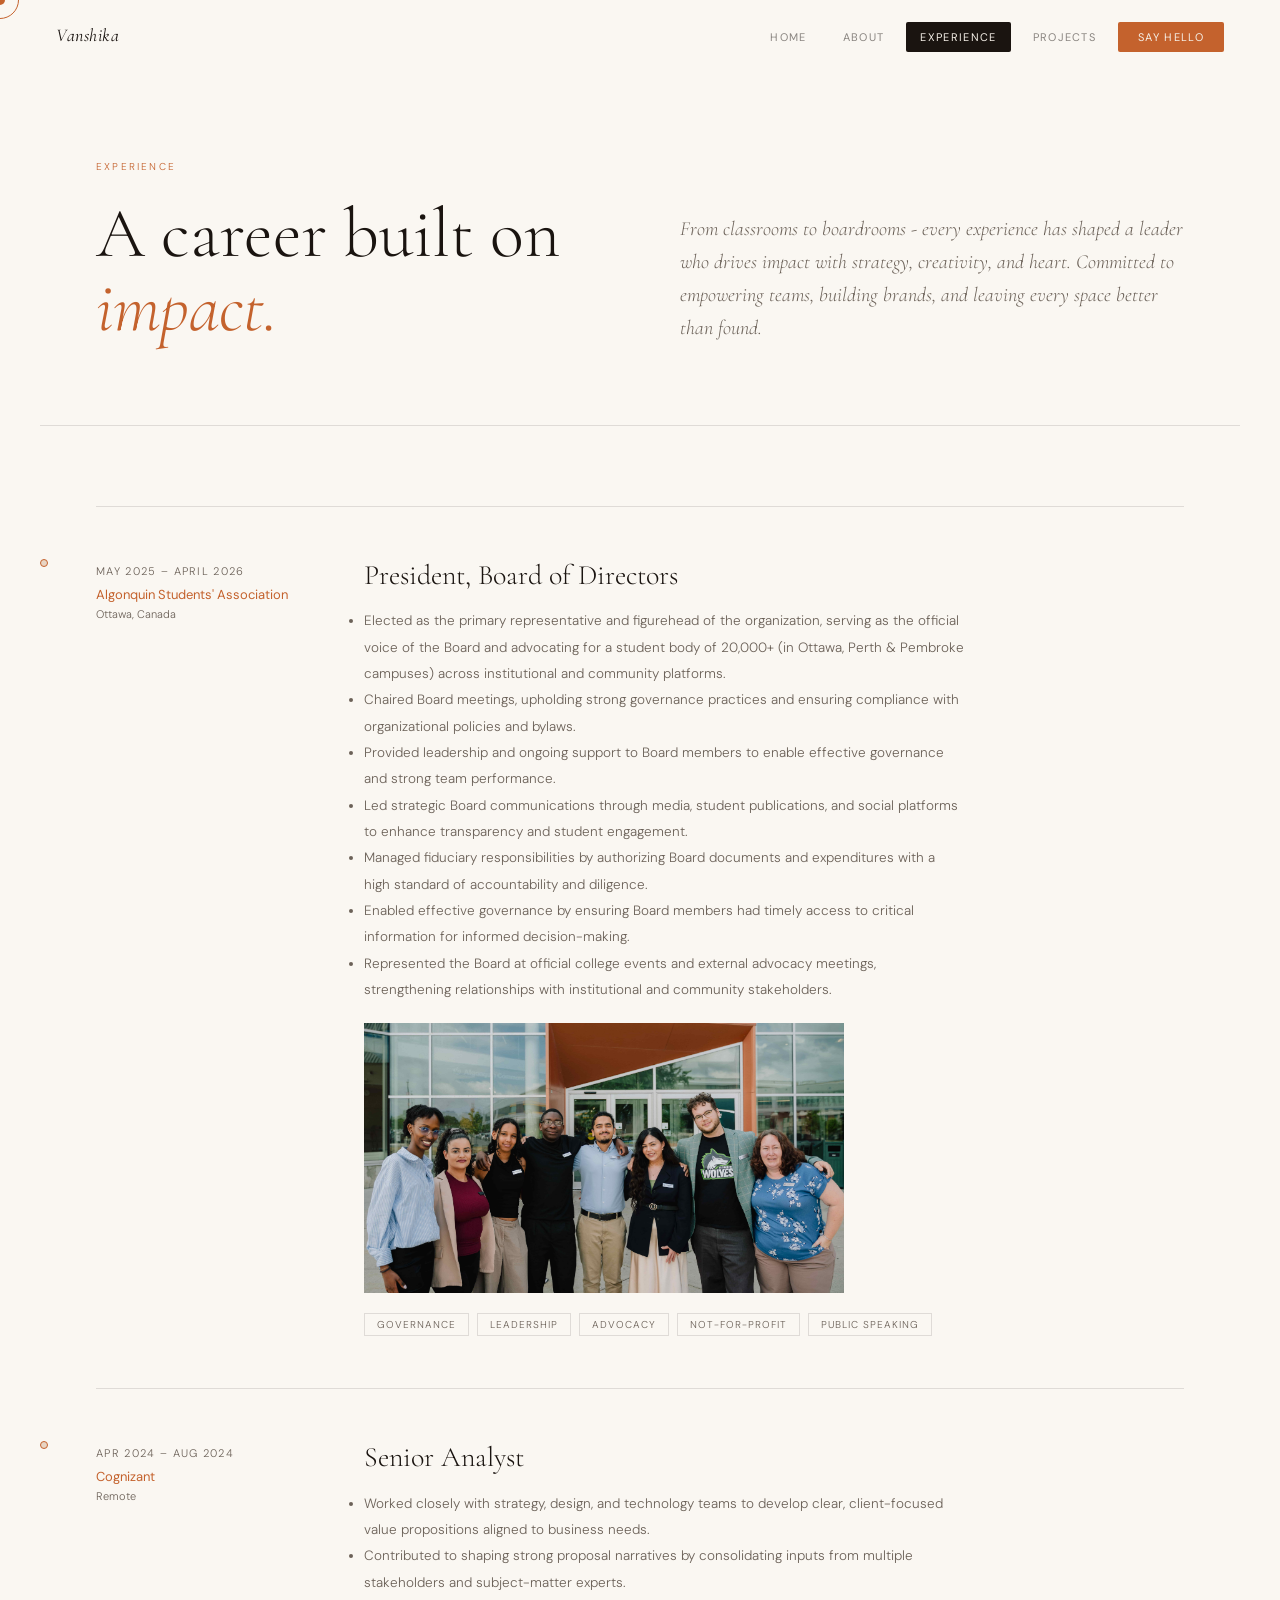
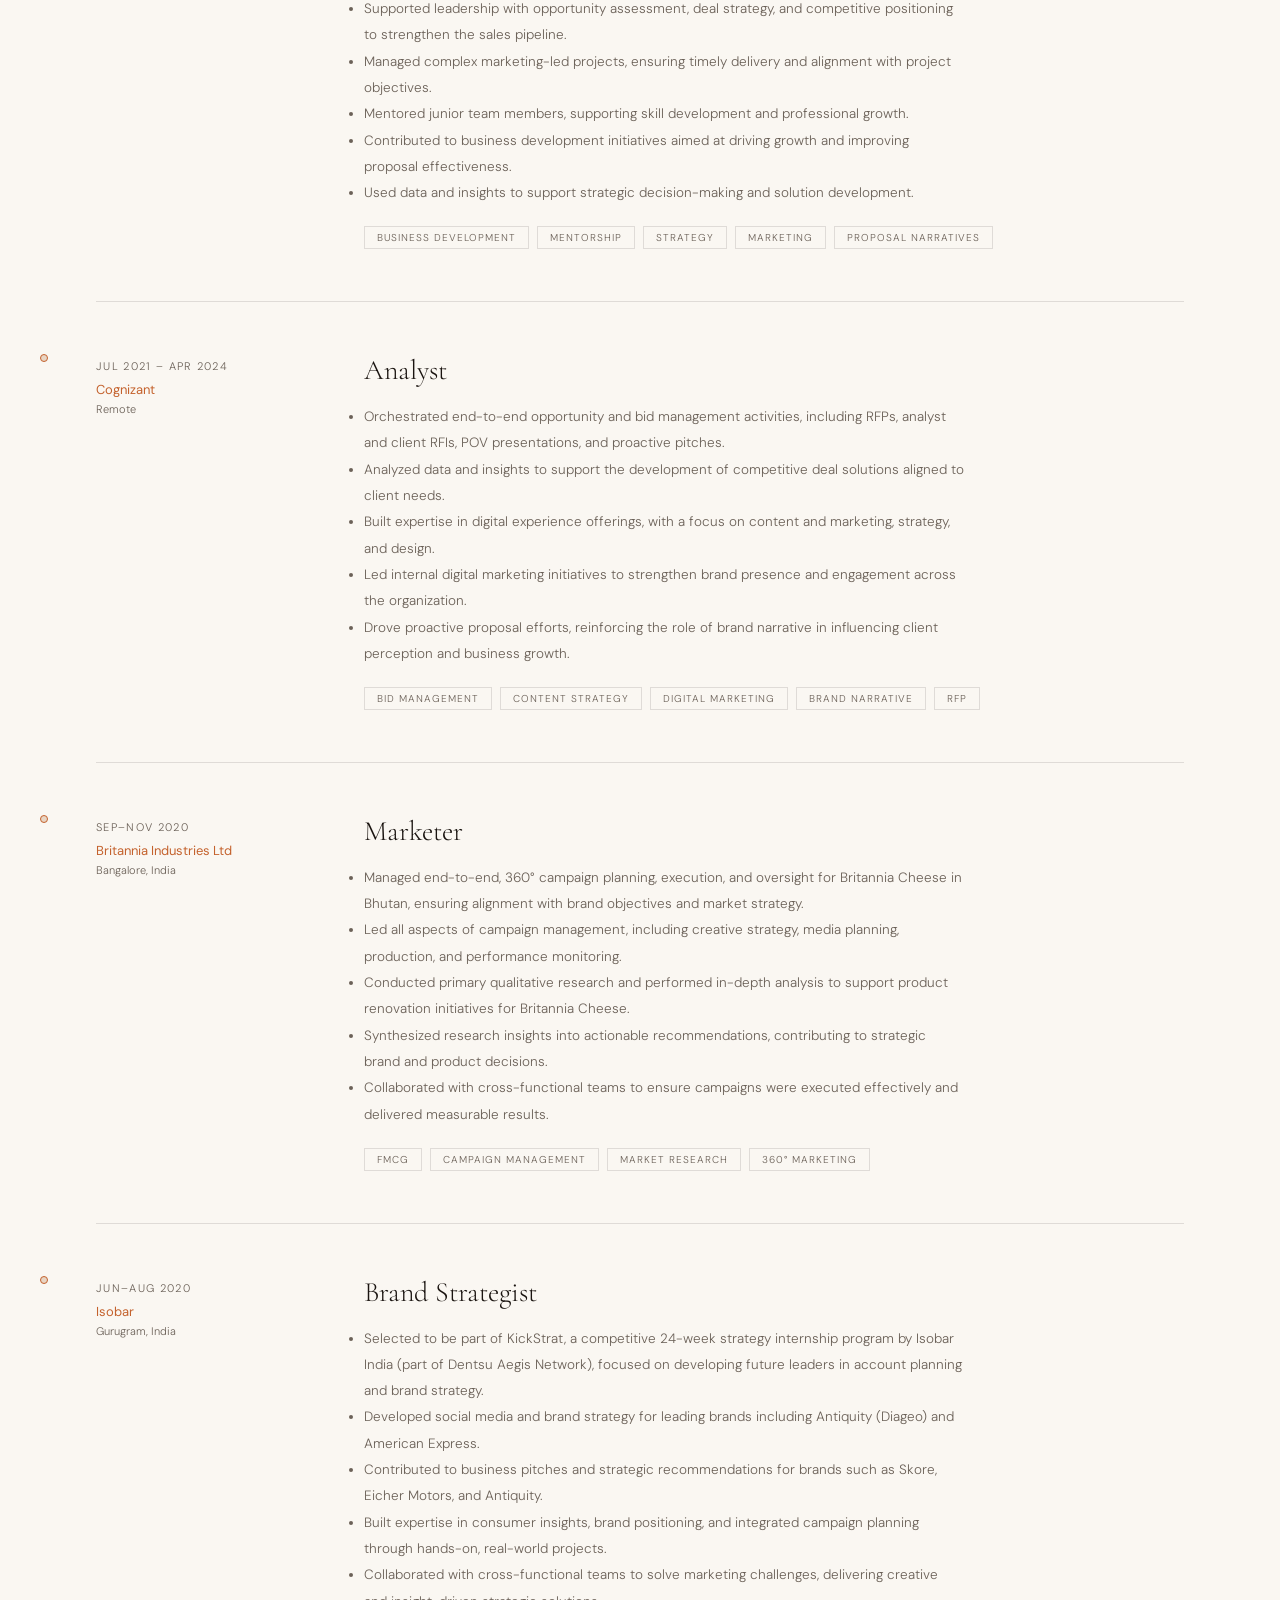
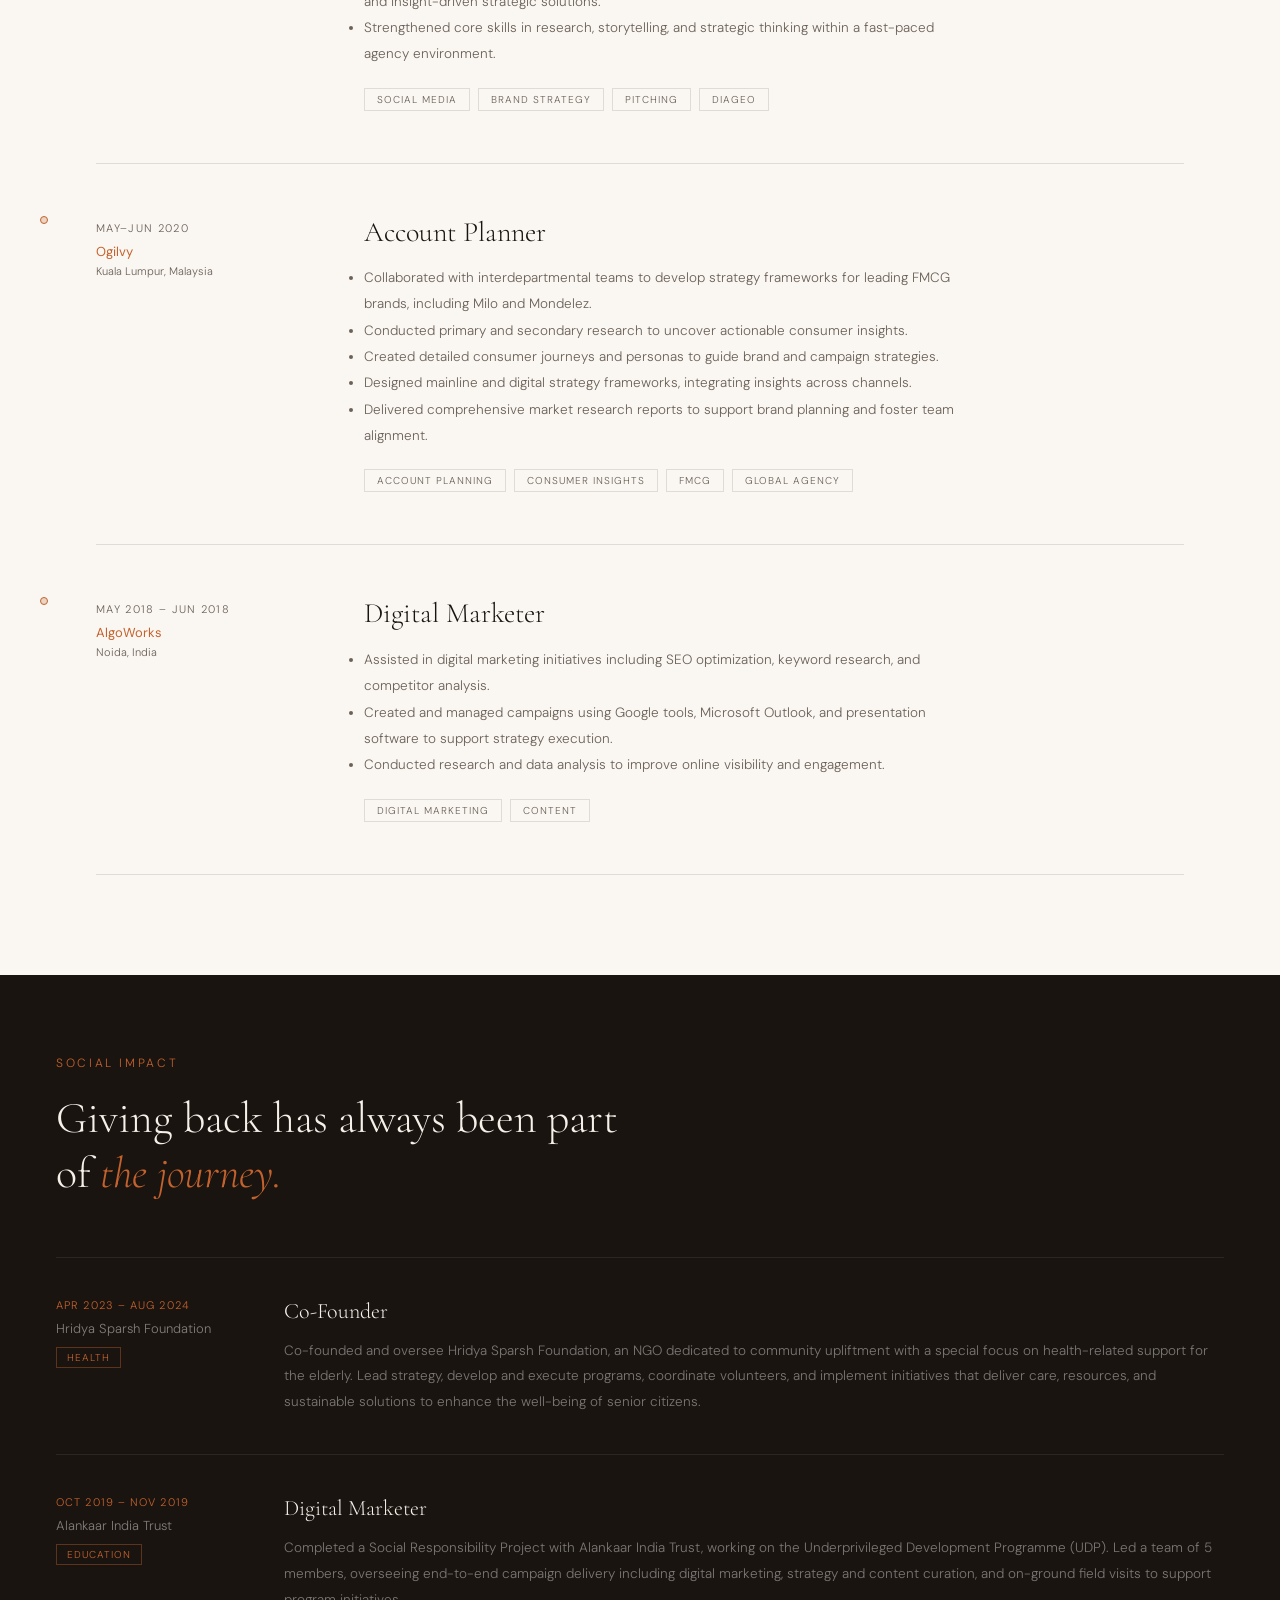
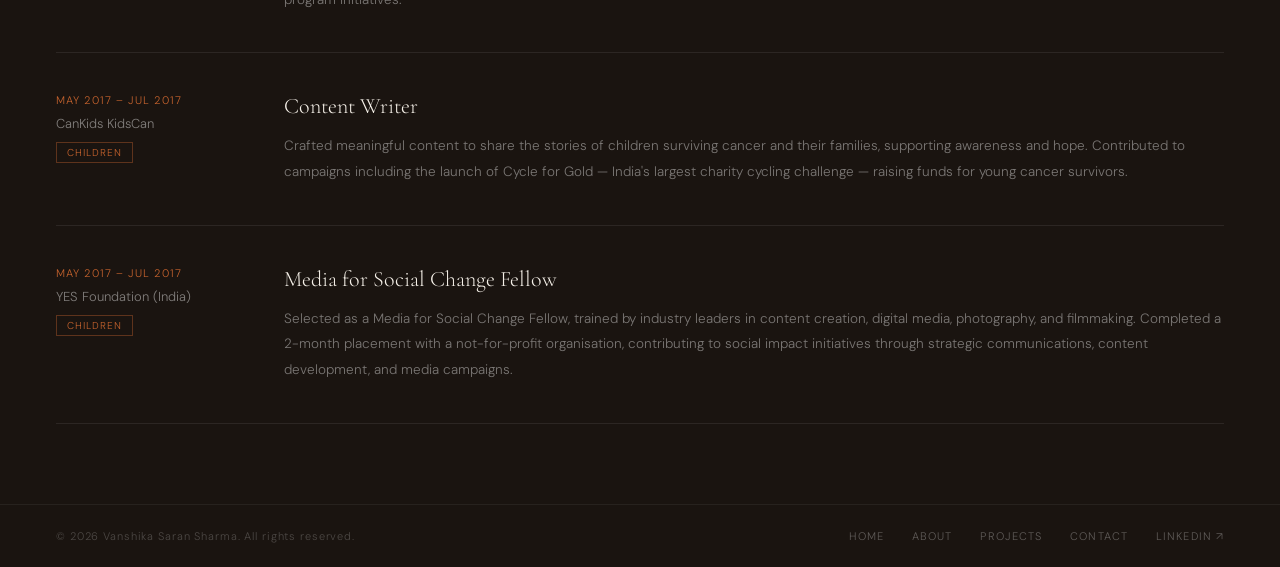
<file: experience.html>
<!DOCTYPE html>
<html lang="en">
<head>
<meta charset="UTF-8">
<meta name="viewport" content="width=device-width, initial-scale=1.0">
<title>Experience — Vanshika Saran Sharma</title>
<link rel="preconnect" href="https://fonts.googleapis.com">
<link href="https://fonts.googleapis.com/css2?family=Cormorant+Garamond:ital,wght@0,300;0,400;0,600;1,300;1,400&family=DM+Sans:wght@300;400;500&display=swap" rel="stylesheet">
<link rel="stylesheet" href="style.css">
<style>
.page-hero {
  padding: 160px 56px 80px;
  max-width: 1200px; margin: 0 auto;
  display: grid; grid-template-columns: 1fr 1fr; gap: 80px; align-items: end;
}
.page-hero-label { font-size: 10px; letter-spacing: 0.22em; text-transform: uppercase; color: var(--accent); margin-bottom: 24px; }
.page-hero-title { font-family: var(--serif); font-size: clamp(48px, 5.5vw, 78px); font-weight: 300; line-height: 1.05; }
.page-hero-title em { font-style: italic; color: var(--accent); }
.page-hero-right p { font-family: var(--serif); font-size: 20px; font-weight: 300; font-style: italic; line-height: 1.65; color: var(--muted); }
.page-divider { height: 1px; background: var(--line); max-width: 1200px; margin: 0 auto; }

/* EXPERIENCE TIMELINE */
.experience { padding: 80px 56px 100px; max-width: 1200px; margin: 0 auto; }
.exp-grid { border-top: 1px solid var(--line); }
.exp-item {
  display: grid; grid-template-columns: 220px 1fr;
  gap: 48px; padding: 52px 0;
  border-bottom: 1px solid var(--line);
  transition: background 0.2s; cursor: default;
  position: relative;
}
.exp-item:hover { background: rgba(196,98,45,0.025); }
.exp-item::before {
  content: ''; position: absolute; left: -56px; top: 52px;
  width: 8px; height: 8px; border-radius: 50%;
  background: var(--accent-soft); border: 1px solid var(--accent);
  transition: background 0.2s;
}
.exp-item:hover::before { background: var(--accent); }
.exp-meta { padding-top: 5px; }
.exp-date { font-size: 11px; letter-spacing: 0.12em; color: var(--muted); text-transform: uppercase; margin-bottom: 8px; }
.exp-org { font-size: 13px; color: var(--accent); font-weight: 400; margin-bottom: 4px; }
.exp-location { font-size: 11px; color: var(--muted); }
.exp-role { font-family: var(--serif); font-size: 28px; font-weight: 300; margin-bottom: 16px; line-height: 1.2; }
.exp-desc { font-size: 13.5px; line-height: 1.95; color: var(--muted); max-width: 600px; margin-bottom: 20px; }
.exp-tags { display: flex; flex-wrap: wrap; gap: 8px; }
.exp-tag {
  font-size: 10px; letter-spacing: 0.1em; text-transform: uppercase;
  border: 1px solid var(--line); padding: 4px 12px; color: var(--muted);
  transition: border-color 0.2s, color 0.2s;
}
.exp-tag:hover { border-color: var(--accent); color: var(--accent); }

/* IMAGE CALLOUT */
.exp-image-callout {
  margin: 20px 0 0; width: 100%; max-width: 480px;
  aspect-ratio: 16/9; overflow: hidden; position: relative;
  background: var(--accent-soft);
}
.exp-image-callout img { width: 100%; height: 100%; object-fit: cover; display: block; }
.exp-image-placeholder {
  width: 100%; height: 100%;
  display: flex; flex-direction: column; align-items: center; justify-content: center;
  gap: 8px; font-family: var(--serif); font-style: italic;
  font-size: 12px; color: rgba(100,80,60,0.5);
}

/* SIDEBAR TIMELINE DOT FIX */
.experience { position: relative; padding-left: 56px; }

/* NGO CALLOUT */
.ngo-band { background: var(--ink); padding: 80px 56px; }
.ngo-inner { max-width: 1200px; margin: 0 auto; }
.ngo-label { font-size: 12px; letter-spacing: 0.22em; text-transform: uppercase; color: var(--accent); margin-bottom: 20px; }
.ngo-title { font-family: var(--serif); font-size: clamp(28px,3.5vw,44px); font-weight: 300; color: var(--cream); line-height: 1.25; }
.ngo-title em { font-style: italic; color: var(--accent); }

@media (max-width: 900px) {
  .ngo-band { padding: 60px 20px; }
  .ngo-inner > div[style] { grid-template-columns: 1fr !important; gap: 16px !important; }
}

@media (max-width: 900px) {
  .page-hero { grid-template-columns: 1fr; padding: 120px 20px 60px; gap: 32px; }
  .experience { padding: 48px 20px 64px; }
  .exp-item { grid-template-columns: 1fr; gap: 16px; }
  .exp-item::before { display: none; }
  .ngo-inner { grid-template-columns: 1fr; }
  .ngo-band { padding: 60px 20px; }
  .ngo-stat { text-align: left; }
}
</style>
</head>
<body>
<div class="cursor" id="cursor"></div>
<div class="cursor-ring" id="cursorRing"></div>

<nav>
  <a href="index.html" class="nav-logo">Vanshika</a>
  <ul class="nav-links">
    <li><a href="index.html">Home</a></li>
    <li><a href="about.html">About</a></li>
    <li><a href="experience.html" class="active">Experience</a></li>
    <li><a href="projects.html">Projects</a></li>
    <li><a href="contact.html" class="cta">Say Hello</a></li>
  </ul>
</nav>

<div class="page-hero">
  <div>
    <div class="page-hero-label reveal">Experience</div>
    <h1 class="page-hero-title reveal reveal-delay-1">A career built on <em>impact.</em></h1>
  </div>
  <div class="page-hero-right">
    <p class="reveal reveal-delay-2">From classrooms to boardrooms - every experience has shaped a leader who drives impact with strategy, creativity, and heart. Committed to empowering teams, building brands, and leaving every space better than found.</p>
  </div>
</div>
<div class="page-divider"></div>

<section class="experience">
  <div class="exp-grid">

    <div class="exp-item reveal">
      <div class="exp-meta">
        <div class="exp-date">May 2025 – April 2026</div>
        <div class="exp-org">Algonquin Students' Association</div>
        <div class="exp-location">Ottawa, Canada</div>
      </div>
      <div class="exp-body">
        <div class="exp-role">President, Board of Directors</div>
        <div class="exp-desc">
  <ul>
    <li>Elected as the primary representative and figurehead of the organization, serving as the official voice of the Board and advocating for a student body of 20,000+ (in Ottawa, Perth & Pembroke campuses) across institutional and community platforms.</li>
    <li>Chaired Board meetings, upholding strong governance practices and ensuring compliance with organizational policies and bylaws.</li>
    <li>Provided leadership and ongoing support to Board members to enable effective governance and strong team performance.</li>
    <li>Led strategic Board communications through media, student publications, and social platforms to enhance transparency and student engagement.</li>
    <li>Managed fiduciary responsibilities by authorizing Board documents and expenditures with a high standard of accountability and diligence.</li>
    <li>Enabled effective governance by ensuring Board members had timely access to critical information for informed decision-making.</li>
    <li>Represented the Board at official college events and external advocacy meetings, strengthening relationships with institutional and community stakeholders.</li>
  </ul>
</div>

        <!-- Add your president/BOD photo here -->
        <div class="exp-image-callout">
          <!-- <img src="bod-photo.jpg" alt="Board of Directors"> -->
          <img src="Board of Directors 2025-8.jpg">
          <div class="exp-image-placeholder" style="background:linear-gradient(135deg,#E8D5C4,#C4A882);">Add President / BOD photo here</div>
        </div>
        <div class="exp-tags" style="margin-top:20px;">
          <span class="exp-tag">Governance</span><span class="exp-tag">Leadership</span><span class="exp-tag">Advocacy</span><span class="exp-tag">Not-for-Profit</span><span class="exp-tag">Public Speaking</span>
        </div>
      </div>
    </div>

    <div class="exp-item reveal reveal-delay-1">
      <div class="exp-meta">
        <div class="exp-date">Apr 2024 – Aug 2024</div>
        <div class="exp-org">Cognizant</div>
        <div class="exp-location">Remote</div>
      </div>
      <div class="exp-body">
        <div class="exp-role">Senior Analyst</div>
        <div class="exp-desc">
  <ul>
    <li>Worked closely with strategy, design, and technology teams to develop clear, client-focused value propositions aligned to business needs.</li>
    <li>Contributed to shaping strong proposal narratives by consolidating inputs from multiple stakeholders and subject-matter experts.</li>
    <li>Supported leadership with opportunity assessment, deal strategy, and competitive positioning to strengthen the sales pipeline.</li>
    <li>Managed complex marketing-led projects, ensuring timely delivery and alignment with project objectives.</li>
    <li>Mentored junior team members, supporting skill development and professional growth.</li>
    <li>Contributed to business development initiatives aimed at driving growth and improving proposal effectiveness.</li>
    <li>Used data and insights to support strategic decision-making and solution development.</li>
  </ul>
</div>

        <div class="exp-tags">
          <span class="exp-tag">Business Development</span><span class="exp-tag">Mentorship</span><span class="exp-tag">Strategy</span><span class="exp-tag">Marketing</span><span class="exp-tag">Proposal Narratives</span>
        </div>
      </div>
    </div>

    <div class="exp-item reveal reveal-delay-2">
      <div class="exp-meta">
        <div class="exp-date">Jul 2021 – Apr 2024</div>
        <div class="exp-org">Cognizant</div>
        <div class="exp-location">Remote</div>
      </div>
      <div class="exp-body">
        <div class="exp-role">Analyst</div>
        <div class="exp-desc">
  <ul>
    <li>Orchestrated end-to-end opportunity and bid management activities, including RFPs, analyst and client RFIs, POV presentations, and proactive pitches.</li>
    <li>Analyzed data and insights to support the development of competitive deal solutions aligned to client needs.</li>
    <li>Built expertise in digital experience offerings, with a focus on content and marketing, strategy, and design.</li>
    <li>Led internal digital marketing initiatives to strengthen brand presence and engagement across the organization.</li>
    <li>Drove proactive proposal efforts, reinforcing the role of brand narrative in influencing client perception and business growth.</li>
  </ul>
</div>

        <div class="exp-tags">
          <span class="exp-tag">Bid Management</span><span class="exp-tag">Content Strategy</span><span class="exp-tag">Digital Marketing</span><span class="exp-tag">Brand Narrative</span><span class="exp-tag">RFP</span>
        </div>
      </div>
    </div>

    <div class="exp-item reveal reveal-delay-3">
      <div class="exp-meta">
        <div class="exp-date">Sep–Nov 2020</div>
        <div class="exp-org">Britannia Industries Ltd</div>
        <div class="exp-location">Bangalore, India</div>
      </div>
      <div class="exp-body">
        <div class="exp-role">Marketer</div>
        <div class="exp-desc">
  <ul>
    <li>Managed end-to-end, 360° campaign planning, execution, and oversight for Britannia Cheese in Bhutan, ensuring alignment with brand objectives and market strategy.</li>
    <li>Led all aspects of campaign management, including creative strategy, media planning, production, and performance monitoring.</li>
    <li>Conducted primary qualitative research and performed in-depth analysis to support product renovation initiatives for Britannia Cheese.</li>
    <li>Synthesized research insights into actionable recommendations, contributing to strategic brand and product decisions.</li>
    <li>Collaborated with cross-functional teams to ensure campaigns were executed effectively and delivered measurable results.</li>
  </ul>
</div>
<div class="exp-tags">
          <span class="exp-tag">FMCG</span><span class="exp-tag">Campaign Management</span><span class="exp-tag">Market Research</span><span class="exp-tag">360° Marketing</span>
        </div>
      </div>
    </div>

    <div class="exp-item reveal reveal-delay-4">
      <div class="exp-meta">
        <div class="exp-date">Jun–Aug 2020</div>
        <div class="exp-org">Isobar</div>
        <div class="exp-location">Gurugram, India</div>
      </div>
      <div class="exp-body">
        <div class="exp-role">Brand Strategist</div>
        <div class="exp-desc">
  <ul>
    <li>Selected to be part of KickStrat, a competitive 24-week strategy internship program by Isobar India (part of Dentsu Aegis Network), focused on developing future leaders in account planning and brand strategy.</li>
    <li>Developed social media and brand strategy for leading brands including Antiquity (Diageo) and American Express.</li>
    <li>Contributed to business pitches and strategic recommendations for brands such as Skore, Eicher Motors, and Antiquity.</li>
    <li>Built expertise in consumer insights, brand positioning, and integrated campaign planning through hands-on, real-world projects.</li>
    <li>Collaborated with cross-functional teams to solve marketing challenges, delivering creative and insight-driven strategic solutions.</li>
    <li>Strengthened core skills in research, storytelling, and strategic thinking within a fast-paced agency environment.</li>
  </ul>
</div>
<div class="exp-tags">
          <span class="exp-tag">Social Media</span><span class="exp-tag">Brand Strategy</span><span class="exp-tag">Pitching</span><span class="exp-tag">Diageo</span>
        </div>
      </div>
    </div>

    <div class="exp-item reveal reveal-delay-5">
      <div class="exp-meta">
        <div class="exp-date">May–Jun 2020</div>
        <div class="exp-org">Ogilvy</div>
        <div class="exp-location">Kuala Lumpur, Malaysia</div>
      </div>
      <div class="exp-body">
        <div class="exp-role">Account Planner</div>
        <div class="exp-desc">
  <ul>
    <li>Collaborated with interdepartmental teams to develop strategy frameworks for leading FMCG brands, including Milo and Mondelez.</li>
    <li>Conducted primary and secondary research to uncover actionable consumer insights.</li>
    <li>Created detailed consumer journeys and personas to guide brand and campaign strategies.</li>
    <li>Designed mainline and digital strategy frameworks, integrating insights across channels.</li>
    <li>Delivered comprehensive market research reports to support brand planning and foster team alignment.</li>
  </ul>
</div>
<div class="exp-tags">
          <span class="exp-tag">Account Planning</span><span class="exp-tag">Consumer Insights</span><span class="exp-tag">FMCG</span><span class="exp-tag">Global Agency</span>
        </div>
      </div>
    </div>

    <div class="exp-item reveal">
      <div class="exp-meta">
        <div class="exp-date">May 2018 – Jun 2018</div>
        <div class="exp-org">AlgoWorks</div>
        <div class="exp-location">Noida, India</div>
      </div>
      <div class="exp-body">
        <div class="exp-role">Digital Marketer</div>
        <div class="exp-desc">
  <ul>
    <li>Assisted in digital marketing initiatives including SEO optimization, keyword research, and competitor analysis.</li>
    <li>Created and managed campaigns using Google tools, Microsoft Outlook, and presentation software to support strategy execution.</li>
    <li>Conducted research and data analysis to improve online visibility and engagement.</li>
  </ul>
</div>
<div class="exp-tags"><span class="exp-tag">Digital Marketing</span><span class="exp-tag">Content</span></div>
      </div>
    </div>

  </div>
</section>

<!-- SOCIAL IMPACT -->
<div class="ngo-band">
  <div class="ngo-inner" style="grid-template-columns: 1fr; gap: 0;">

    <div style="margin-bottom: 56px;" class="reveal">
      <div class="ngo-label">Social Impact</div>
      <h2 class="ngo-title" style="max-width:600px;">Giving back has always been part of <em>the journey.</em></h2>
    </div>

    <!-- ITEM 1 -->
    <div style="display:grid; grid-template-columns: 180px 1fr; gap: 48px; padding: 40px 0; border-top: 1px solid rgba(255,255,255,0.08);" class="reveal">
      <div>
        <div style="font-size:11px; letter-spacing:0.1em; text-transform:uppercase; color:var(--accent); margin-bottom:8px;">Apr 2023 – Aug 2024</div>
        <div style="font-size:13px; color:rgba(255,255,255,0.45);">Hridya Sparsh Foundation</div>
        <div style="margin-top:10px; font-size:10px; letter-spacing:0.1em; text-transform:uppercase; border:1px solid rgba(196,98,45,0.4); color:var(--accent); padding:3px 10px; display:inline-block;">Health</div>
      </div>
      <div>
        <div style="font-family:var(--serif); font-size:22px; font-weight:300; color:var(--cream); margin-bottom:14px;">Co-Founder</div>
        <p style="font-size:13.5px; line-height:1.9; color:rgba(255,255,255,0.42);">Co-founded and oversee Hridya Sparsh Foundation, an NGO dedicated to community upliftment with a special focus on health-related support for the elderly. Lead strategy, develop and execute programs, coordinate volunteers, and implement initiatives that deliver care, resources, and sustainable solutions to enhance the well-being of senior citizens.</p>
      </div>
    </div>

    <!-- ITEM 2 -->
    <div style="display:grid; grid-template-columns: 180px 1fr; gap: 48px; padding: 40px 0; border-top: 1px solid rgba(255,255,255,0.08);" class="reveal reveal-delay-1">
      <div>
        <div style="font-size:11px; letter-spacing:0.1em; text-transform:uppercase; color:var(--accent); margin-bottom:8px;">Oct 2019 – Nov 2019</div>
        <div style="font-size:13px; color:rgba(255,255,255,0.45);">Alankaar India Trust</div>
        <div style="margin-top:10px; font-size:10px; letter-spacing:0.1em; text-transform:uppercase; border:1px solid rgba(196,98,45,0.4); color:var(--accent); padding:3px 10px; display:inline-block;">Education</div>
      </div>
      <div>
        <div style="font-family:var(--serif); font-size:22px; font-weight:300; color:var(--cream); margin-bottom:14px;">Digital Marketer</div>
        <p style="font-size:13.5px; line-height:1.9; color:rgba(255,255,255,0.42);">Completed a Social Responsibility Project with Alankaar India Trust, working on the Underprivileged Development Programme (UDP). Led a team of 5 members, overseeing end-to-end campaign delivery including digital marketing, strategy and content curation, and on-ground field visits to support program initiatives.</p>
      </div>
    </div>

    <!-- ITEM 3 -->
    <div style="display:grid; grid-template-columns: 180px 1fr; gap: 48px; padding: 40px 0; border-top: 1px solid rgba(255,255,255,0.08);" class="reveal reveal-delay-2">
      <div>
        <div style="font-size:11px; letter-spacing:0.1em; text-transform:uppercase; color:var(--accent); margin-bottom:8px;">May 2017 – Jul 2017</div>
        <div style="font-size:13px; color:rgba(255,255,255,0.45);">CanKids KidsCan</div>
        <div style="margin-top:10px; font-size:10px; letter-spacing:0.1em; text-transform:uppercase; border:1px solid rgba(196,98,45,0.4); color:var(--accent); padding:3px 10px; display:inline-block;">Children</div>
      </div>
      <div>
        <div style="font-family:var(--serif); font-size:22px; font-weight:300; color:var(--cream); margin-bottom:14px;">Content Writer</div>
        <p style="font-size:13.5px; line-height:1.9; color:rgba(255,255,255,0.42);">Crafted meaningful content to share the stories of children surviving cancer and their families, supporting awareness and hope. Contributed to campaigns including the launch of Cycle for Gold — India's largest charity cycling challenge — raising funds for young cancer survivors.</p>
      </div>
    </div>

    <!-- ITEM 4 -->
    <div style="display:grid; grid-template-columns: 180px 1fr; gap: 48px; padding: 40px 0; border-top: 1px solid rgba(255,255,255,0.08); border-bottom: 1px solid rgba(255,255,255,0.08);" class="reveal reveal-delay-3">
      <div>
        <div style="font-size:11px; letter-spacing:0.1em; text-transform:uppercase; color:var(--accent); margin-bottom:8px;">May 2017 – Jul 2017</div>
        <div style="font-size:13px; color:rgba(255,255,255,0.45);">YES Foundation (India)</div>
        <div style="margin-top:10px; font-size:10px; letter-spacing:0.1em; text-transform:uppercase; border:1px solid rgba(196,98,45,0.4); color:var(--accent); padding:3px 10px; display:inline-block;">Children</div>
      </div>
      <div>
        <div style="font-family:var(--serif); font-size:22px; font-weight:300; color:var(--cream); margin-bottom:14px;">Media for Social Change Fellow</div>
        <p style="font-size:13.5px; line-height:1.9; color:rgba(255,255,255,0.42);">Selected as a Media for Social Change Fellow, trained by industry leaders in content creation, digital media, photography, and filmmaking. Completed a 2-month placement with a not-for-profit organisation, contributing to social impact initiatives through strategic communications, content development, and media campaigns.</p>
      </div>
    </div>

  </div>
</div>

<footer>
  <span class="footer-copy">© 2026 Vanshika Saran Sharma. All rights reserved.</span>
  <div class="footer-links">
    <a href="index.html">Home</a>
    <a href="about.html">About</a>
    <a href="projects.html">Projects</a>
    <a href="contact.html">Contact</a>
    <a href="https://www.linkedin.com/in/vanshikasaransharma/" target="_blank">LinkedIn ↗</a>
  </div>
</footer>

<script src="main.js"></script>
</body>
</html>
</file>
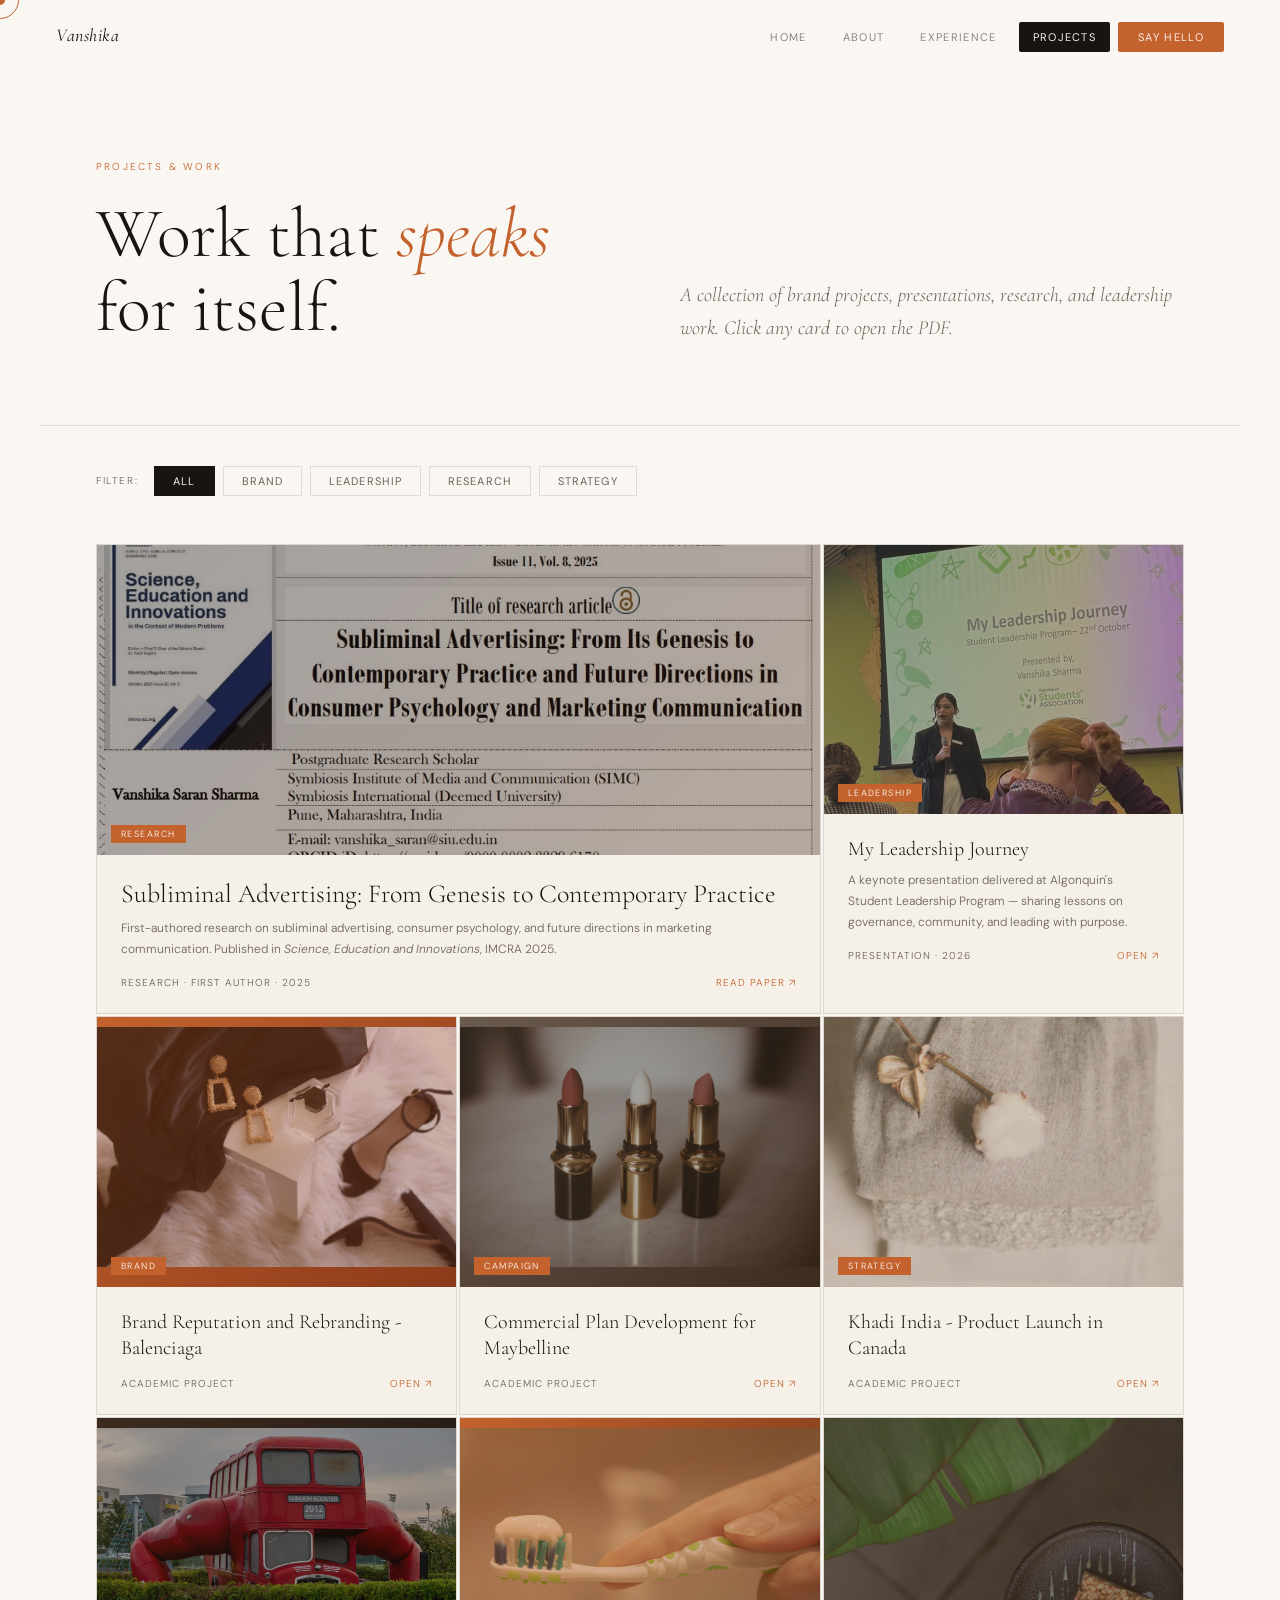
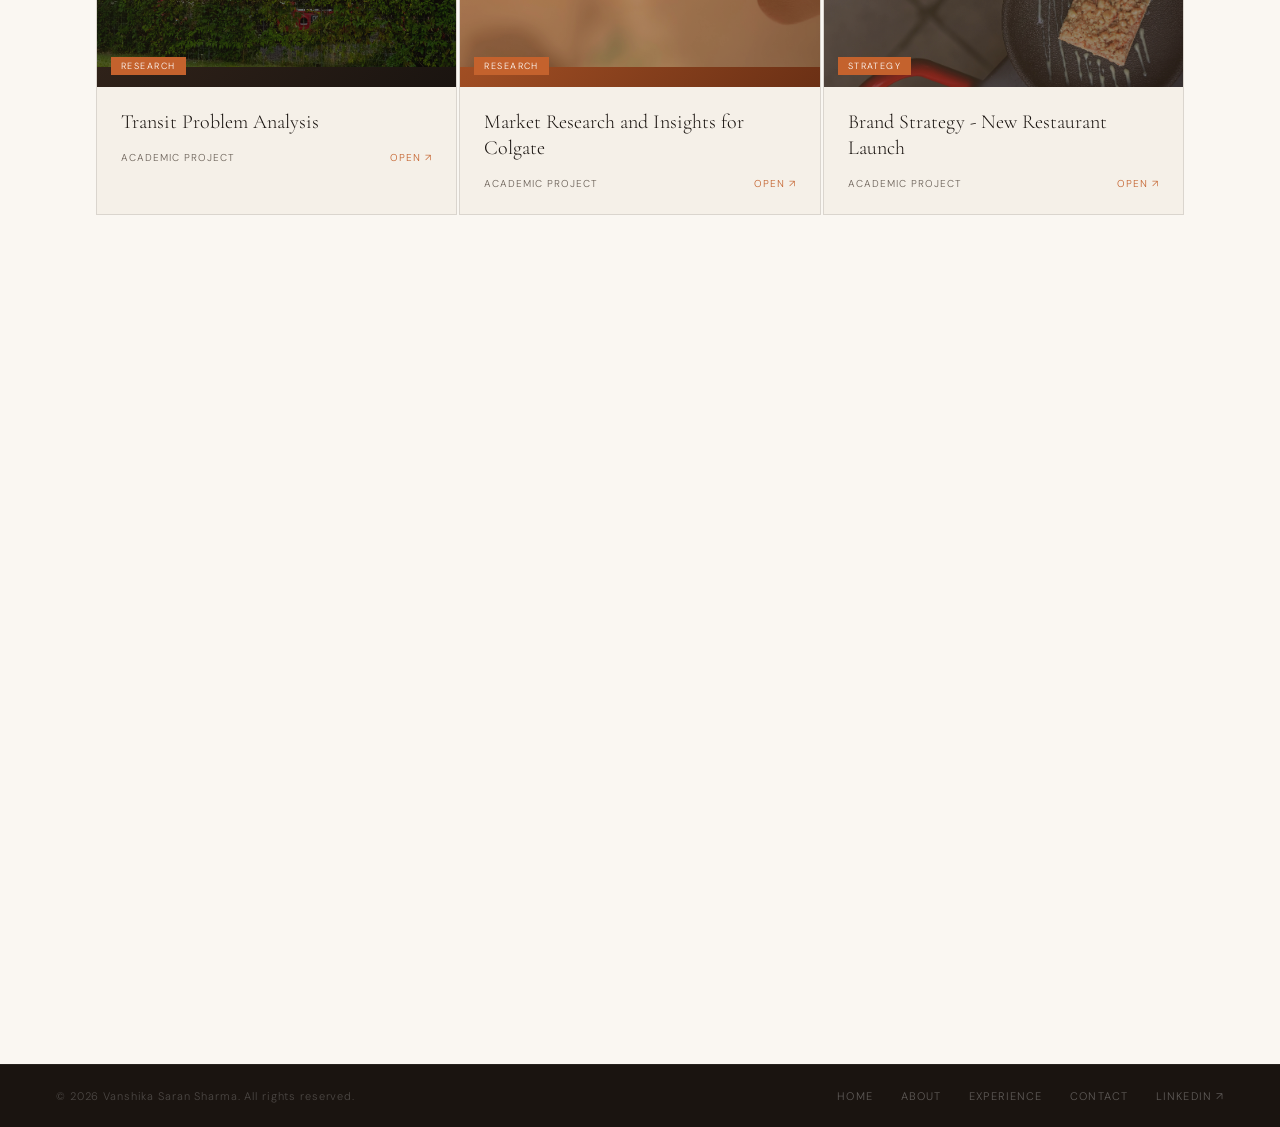
<file: projects.html>
<!DOCTYPE html>
<html lang="en">
<head>
<meta charset="UTF-8">
<meta name="viewport" content="width=device-width, initial-scale=1.0">
<title>Projects — Vanshika Saran Sharma</title>
<link rel="preconnect" href="https://fonts.googleapis.com">
<link href="https://fonts.googleapis.com/css2?family=Cormorant+Garamond:ital,wght@0,300;0,400;0,600;1,300;1,400&family=DM+Sans:wght@300;400;500&display=swap" rel="stylesheet">
<link rel="stylesheet" href="style.css">
<style>
.page-hero {
  padding: 160px 56px 80px;
  max-width: 1200px; margin: 0 auto;
  display: grid; grid-template-columns: 1fr 1fr; gap: 80px; align-items: end;
}
.page-hero-label { font-size: 10px; letter-spacing: 0.22em; text-transform: uppercase; color: var(--accent); margin-bottom: 24px; }
.page-hero-title { font-family: var(--serif); font-size: clamp(48px, 5.5vw, 78px); font-weight: 300; line-height: 1.05; }
.page-hero-title em { font-style: italic; color: var(--accent); }
.page-hero-right p { font-family: var(--serif); font-size: 20px; font-weight: 300; font-style: italic; line-height: 1.65; color: var(--muted); }
.page-divider { height: 1px; background: var(--line); max-width: 1200px; margin: 0 auto; }

/* FILTER BAR */
.filter-bar {
  padding: 40px 56px 0;
  max-width: 1200px; margin: 0 auto;
  display: flex; gap: 8px; flex-wrap: wrap; align-items: center;
}
.filter-label { font-size: 10px; letter-spacing: 0.16em; text-transform: uppercase; color: var(--muted); margin-right: 8px; }
.filter-btn {
  font-size: 11px; letter-spacing: 0.1em; text-transform: uppercase;
  border: 1px solid var(--line); padding: 7px 18px; cursor: pointer;
  background: none; color: var(--muted); transition: all 0.2s; font-family: var(--sans);
}
.filter-btn:hover { border-color: var(--accent); color: var(--accent); }
.filter-btn.active { background: var(--ink); color: var(--cream); border-color: var(--ink); }

/* PROJECT GRID */
.projects-section {
  padding: 48px 56px 100px;
  max-width: 1200px; margin: 0 auto;
}
.projects-grid {
  display: grid; grid-template-columns: repeat(3, 1fr); gap: 2px;
}
.project-card {
  position: relative; cursor: pointer;
  background: var(--cream); overflow: hidden;
  transition: transform 0.3s;
  border: 1px solid var(--line);
}
.project-card:hover { transform: translateY(-4px); border-color: var(--accent); z-index: 2; }
.project-thumb {
  width: 100%; aspect-ratio: 4/3;
  background: var(--accent-soft);
  display: flex; flex-direction: column;
  align-items: center; justify-content: center;
  gap: 10px; position: relative; overflow: hidden;
  transition: transform 0.4s;
}
.project-card:hover .project-thumb { transform: scale(1.02); }
.project-thumb img { width: 100%; height: 100%; object-fit: cover; display: block; }
.project-thumb-icon {
  font-size: 36px; opacity: 0.6; display: block;
}
.project-thumb-label {
  font-size: 11px; letter-spacing: 0.1em; text-transform: uppercase;
  color: rgba(255,255,255,0.5); font-family: var(--sans); object-fit: cover;
}
.project-open-icon {
  position: absolute; top: 14px; right: 14px;
  width: 36px; height: 36px; border-radius: 50%;
  background: rgba(255,255,255,0.15); border: 1px solid rgba(255,255,255,0.3);
  display: flex; align-items: center; justify-content: center;
  color: white; font-size: 14px; opacity: 0;
  transition: opacity 0.3s, background 0.2s;
}
.project-card:hover .project-open-icon { opacity: 1; background: var(--accent); border-color: var(--accent); }
.project-category {
  position: absolute; bottom: 12px; left: 14px;
  font-size: 9px; letter-spacing: 0.16em; text-transform: uppercase;
  background: var(--accent); color: white; padding: 3px 10px;
}
.project-info { padding: 22px 24px 24px; }
.project-title {
  font-family: var(--serif); font-size: 20px; font-weight: 300;
  line-height: 1.3; margin-bottom: 8px; color: var(--ink);
}
.project-desc { font-size: 12px; line-height: 1.75; color: var(--muted); margin-bottom: 16px; }
.project-meta {
  display: flex; align-items: center; justify-content: space-between;
}
.project-type { font-size: 10px; letter-spacing: 0.1em; text-transform: uppercase; color: var(--muted); }
.project-cta {
  font-size: 10px; letter-spacing: 0.1em; text-transform: uppercase;
  color: var(--accent); display: flex; align-items: center; gap: 5px;
  cursor: pointer; transition: gap 0.2s;
}
.project-card:hover .project-cta { gap: 8px; }

.project-card[data-category="research"]:first-child {
  grid-column: span 2;
}
.project-card[data-category="research"]:first-child .project-thumb {
  aspect-ratio: 21/9;
}
.project-card[data-category="research"]:first-child .project-title {
  font-size: 26px;
}

/* PDF MODAL */
.modal-overlay {
  position: fixed; inset: 0; z-index: 1000;
  background: rgba(26,20,16,0.92); backdrop-filter: blur(8px);
  display: flex; align-items: center; justify-content: center;
  padding: 40px; opacity: 0; pointer-events: none;
  transition: opacity 0.3s;
}
.modal-overlay.open { opacity: 1; pointer-events: all; }
.modal-box {
  background: var(--warm-white); width: 100%; max-width: 960px;
  max-height: 90vh; display: flex; flex-direction: column;
  transform: translateY(20px); transition: transform 0.3s;
  overflow: hidden;
}
.modal-overlay.open .modal-box { transform: none; }
.modal-header {
  padding: 20px 28px; border-bottom: 1px solid var(--line);
  display: flex; align-items: center; justify-content: space-between;
  flex-shrink: 0;
}
.modal-title { font-family: var(--serif); font-size: 22px; font-weight: 300; }
.modal-close {
  width: 36px; height: 36px; border: 1px solid var(--line);
  background: none; cursor: pointer; font-size: 18px; color: var(--ink);
  display: flex; align-items: center; justify-content: center;
  transition: background 0.2s, color 0.2s;
}
.modal-close:hover { background: var(--ink); color: var(--cream); }
.modal-body { flex: 1; overflow: hidden; background: #f0ece4; }
.modal-body iframe {
  width: 100%; height: 100%; border: none; min-height: 65vh;
}
.modal-footer {
  padding: 16px 28px; border-top: 1px solid var(--line);
  display: flex; align-items: center; justify-content: space-between;
  flex-shrink: 0;
}
.modal-download {
  font-size: 11px; letter-spacing: 0.1em; text-transform: uppercase;
  color: var(--accent); text-decoration: none; display: flex; align-items: center; gap: 6px;
}
.modal-download:hover { text-decoration: underline; }
.modal-nav { display: flex; gap: 8px; }
.modal-nav-btn {
  width: 36px; height: 36px; border: 1px solid var(--line);
  background: none; cursor: pointer; font-size: 14px;
  display: flex; align-items: center; justify-content: center;
  transition: background 0.2s; color: var(--ink);
}
.modal-nav-btn:hover { background: var(--ink); color: var(--cream); }
.modal-nav-btn:disabled { opacity: 0.3; cursor: default; }
.modal-nav-btn:disabled:hover { background: none; color: var(--ink); }

/* PUBLICATION */
.publication-section { background: var(--ink); padding: 80px 56px; }
.pub-inner { max-width: 1200px; margin: 0 auto; }
.pub-inner .section-label { color: var(--accent); }
.pub-inner .section-label::after { background: rgba(255,255,255,0.1); }
.pub-card {
  margin-top: 48px; padding: 48px; border: 1px solid rgba(255,255,255,0.1);
  display: grid; grid-template-columns: 1fr auto; gap: 40px; align-items: center;
}
.pub-label { font-size: 10px; letter-spacing: 0.16em; text-transform: uppercase; color: var(--accent); margin-bottom: 14px; }
.pub-title { font-family: var(--serif); font-size: clamp(18px,2.2vw,26px); font-weight: 300; color: var(--cream); margin-bottom: 12px; line-height: 1.4; }
.pub-meta { font-size: 12px; color: rgba(255,255,255,0.35); }
.pub-icon { font-size: 64px; opacity: 0.2; }

@media (max-width: 900px) {
  .page-hero { grid-template-columns: 1fr; padding: 120px 20px 60px; gap: 32px; }
  .filter-bar { padding: 32px 20px 0; }
  .projects-section { padding: 36px 20px 64px; }
  .projects-grid { grid-template-columns: 1fr; }
  .publication-section { padding: 60px 20px; }
  .pub-card { grid-template-columns: 1fr; }
  .modal-overlay { padding: 16px; }
}
</style>
</head>
<body>
<div class="cursor" id="cursor"></div>
<div class="cursor-ring" id="cursorRing"></div>

<nav>
  <a href="index.html" class="nav-logo">Vanshika</a>
  <ul class="nav-links">
    <li><a href="index.html">Home</a></li>
    <li><a href="about.html">About</a></li>
    <li><a href="experience.html">Experience</a></li>
    <li><a href="projects.html" class="active">Projects</a></li>
    <li><a href="contact.html" class="cta">Say Hello</a></li>
  </ul>
</nav>

<div class="page-hero">
  <div>
    <div class="page-hero-label reveal">Projects & Work</div>
    <h1 class="page-hero-title reveal reveal-delay-1">Work that <em>speaks</em> for itself.</h1>
  </div>
  <div class="page-hero-right">
    <p class="reveal reveal-delay-2">A collection of brand projects, presentations, research, and leadership work. Click any card to open the PDF.</p>
  </div>
</div>
<div class="page-divider"></div>

<!-- FILTER -->
<div class="filter-bar">
  <span class="filter-label">Filter:</span>
  <button class="filter-btn active" data-filter="all">All</button>
  <button class="filter-btn" data-filter="brand">Brand</button>
  <button class="filter-btn" data-filter="leadership">Leadership</button>
  <button class="filter-btn" data-filter="research">Research</button>
  <!-- <button class="filter-btn" data-filter="campaign">Campaign</button> -->
  <button class="filter-btn" data-filter="strategy">Strategy</button>
</div>

<!-- PROJECTS GRID -->
<section class="projects-section">
  <div class="projects-grid" id="projectsGrid">

    <!-- 
      HOW TO ADD YOUR PROJECTS:
      1. Copy a .project-card block below
      2. Set data-pdf="your-file.pdf" on the card
      3. Set data-category to: brand / leadership / research / campaign / strategy
      4. Update the title, description, type
      5. Optionally add a cover image inside .project-thumb (replace the emoji placeholder)
      6. Put your PDF files in the same folder as this HTML file
    -->
    
    <!-- RESEARCH PAPER — PINNED FIRST -->
    <div class="project-card reveal" data-category="research" data-pdf="https://imcra-az.org/uploads/public_files/2025-10/811192.pdf" data-title="Subliminal Advertising — Published Research">
      <div class="project-thumb" style="background:linear-gradient(135deg,#1A1410,#4A2810);">
        <span class="project-thumb-icon"><img src="Research_Paper_Thumb.jpg"></span>
        <span class="project-thumb-label">Published · IMCRA 2025</span>
        <div class="project-open-icon">↗</div>
        <div class="project-category">Research</div>
      </div>
      <div class="project-info">
        <div class="project-title">Subliminal Advertising: From Genesis to Contemporary Practice</div>
        <p class="project-desc">First-authored research on subliminal advertising, consumer psychology, and future directions in marketing communication. Published in <em>Science, Education and Innovations</em>, IMCRA 2025.</p>
        <div class="project-meta">
          <span class="project-type">Research · First Author · 2025</span>
          <span class="project-cta">Read Paper ↗</span>
        </div>
      </div>
    </div>

    <div class="project-card reveal" data-category="leadership" data-pdf="SLP Presentation_Vanshika.pdf" data-title="My Leadership Journey">
      <div class="project-thumb" style="background:linear-gradient(135deg,#1A1410,#3D2B1F);">
        <span class="project-thumb-icon"><img src="Leadership_Thumb.jpeg"></span>
        <span class="project-thumb-label"></span>
        <div class="project-open-icon">↗</div>
        <div class="project-category">Leadership</div>
      </div>
      <div class="project-info">
        <div class="project-title">My Leadership Journey</div>
        <p class="project-desc">A keynote presentation delivered at Algonquin's Student Leadership Program — sharing lessons on governance, community, and leading with purpose.</p>
        <div class="project-meta">
          <span class="project-type">Presentation · 2026</span>
          <span class="project-cta">Open ↗</span>
        </div>
      </div>
    </div>

    <!-- PLACEHOLDER CARDS — replace with your real PDFs -->
    <div class="project-card reveal reveal-delay-1" data-category="brand" data-pdf="Final Balenciaga Slide deck (2).pdf" data-title="Brand Reputation and Rebranding - Balenciaga">
      <div class="project-thumb" style="background:linear-gradient(135deg,#C4622D,#8B3A1A);">
        <span class="project-thumb-icon"><img src="Balenciaga.jpg"></span>
        <span class="project-thumb-label"></span>
        <div class="project-open-icon">↗</div>
        <div class="project-category">Brand</div>
      </div>
      <div class="project-info">
        <div class="project-title">Brand Reputation and Rebranding - Balenciaga</div>
        <p class="project-desc"></p>
        <div class="project-meta">
          <span class="project-type">Academic Project</span>
          <span class="project-cta">Open ↗</span>
        </div>
      </div>
    </div>

    <div class="project-card reveal reveal-delay-2" data-category="strategy" data-pdf="3Commercial Plan Development for Maybelline - Academic Project.pdf" data-title="Commercial Plan Development for Maybelline">
      <div class="project-thumb" style="background:linear-gradient(135deg,#6B5A4E,#3D2B1F);">
        <span class="project-thumb-icon"><img src="3.jpg"></span>
        <span class="project-thumb-label"></span>
        <div class="project-open-icon">↗</div>
        <div class="project-category">Campaign</div>
      </div>
      <div class="project-info">
        <div class="project-title">Commercial Plan Development for Maybelline</div>
        <p class="project-desc"></p>
        <div class="project-meta">
          <span class="project-type">Academic Project</span>
          <span class="project-cta">Open ↗</span>
        </div>
      </div>
    </div>

    <div class="project-card reveal" data-category="strategy" data-pdf="4. Khadi India - Product Launch in Canada - Academic Project.pdf" data-title="Bid Strategy">
      <div class="project-thumb" style="background:linear-gradient(135deg,#C4A882,#8B6A45);">
        <span class="project-thumb-icon"><img src="4..jpg"></span>
        <span class="project-thumb-label"></span>
        <div class="project-open-icon">↗</div>
        <div class="project-category">Strategy</div>
      </div>
      <div class="project-info">
        <div class="project-title">Khadi India - Product Launch in Canada</div>
        <p class="project-desc"></p>
        <div class="project-meta">
          <span class="project-type">Academic Project</span>
          <span class="project-cta">Open ↗</span>
        </div>
      </div>
    </div>

    <div class="project-card reveal reveal-delay-1" data-category="research" data-pdf="5. Transit Problem Analysis.pdf" data-title="Transit Problem Analysis">
      <div class="project-thumb" style="background:linear-gradient(135deg,#3D2B1F,#1A1410);">
        <span class="project-thumb-icon"><img src="5.jpg"></span>
        <span class="project-thumb-label"></span>
        <div class="project-open-icon">↗</div>
        <div class="project-category">Research</div>
      </div>
      <div class="project-info">
        <div class="project-title">Transit Problem Analysis</div>
        <p class="project-desc"></p>
        <div class="project-meta">
          <span class="project-type">Academic Project</span>
          <span class="project-cta">Open ↗</span>
        </div>
      </div>
    </div>

    <div class="project-card reveal reveal-delay-2" data-category="research" data-pdf="4. Market Research and Insights for Colgate - Academic Project.pdf" data-title="Market Research and Insights for Colgate">
      <div class="project-thumb" style="background:linear-gradient(135deg,#C4622D,#6B3015);">
        <span class="project-thumb-icon"><img src="Colgate - 4 .jpg"></span>
        <span class="project-thumb-label"></span>
        <div class="project-open-icon">↗</div>
        <div class="project-category">Research</div>
      </div>
      <div class="project-info">
        <div class="project-title">Market Research and Insights for Colgate</div>
        <p class="project-desc"></p>
        <div class="project-meta">
          <span class="project-type">Academic Project</span>
          <span class="project-cta">Open ↗</span>
        </div>
      </div>
    </div>

    <div class="project-card reveal" data-category="strategy" data-pdf="6. Brand Strategy - New Restaurant Launch.pdf" data-title="Brand Strategy - New Restaurant Launch">
      <div class="project-thumb" style="background:linear-gradient(135deg,#8B6A45,#5C4230);">
        <span class="project-thumb-icon"><img src="6. .jpg"></span>
        <span class="project-thumb-label"></span>
        <div class="project-open-icon">↗</div>
        <div class="project-category">Strategy</div>
      </div>
      <div class="project-info">
        <div class="project-title">Brand Strategy - New Restaurant Launch</div>
        <p class="project-desc"></p>
        <div class="project-meta">
          <span class="project-type">Academic Project</span>
          <span class="project-cta">Open ↗</span>
        </div>
      </div>
    </div>

    <div class="project-card reveal reveal-delay-1" data-category="strategy" data-pdf="7. International Brand Launch in Canada - Academic Project.pdf" data-title="International Brand Launch in Canada">
      <div class="project-thumb" style="background:linear-gradient(135deg,#4A3628,#2A1E15);">
        <span class="project-thumb-icon"><img src="7..jpg"></span>
        <span class="project-thumb-label"></span>
        <div class="project-open-icon">↗</div>
        <div class="project-category">Strategy</div>
      </div>
      <div class="project-info">
        <div class="project-title">International Brand Launch in Canada</div>
        <p class="project-desc"></p>
        <div class="project-meta">
          <span class="project-type">Academic Project</span>
          <span class="project-cta">Open ↗</span>
        </div>
      </div>
    </div>

    <div class="project-card reveal reveal-delay-2" data-category="brand" data-pdf="8. Brand Activism Writeup - Academic Project.pdf" data-title="Brand Activism Writeup">
      <div class="project-thumb" style="background:linear-gradient(135deg,#1A1410,#C4622D);">
        <span class="project-thumb-icon"><img src="8.jpg"></span>
        <span class="project-thumb-label"></span>
        <div class="project-open-icon">↗</div>
        <div class="project-category">Brand</div>
      </div>
      <div class="project-info">
        <div class="project-title">Brand Activism Writeup</div>
        <p class="project-desc"></p>
        <div class="project-meta">
          <span class="project-type">Academic Project</span>
          <span class="project-cta">Open ↗</span>
        </div>
      </div>
    </div>

    <div class="project-card reveal reveal-delay-2" data-category="brand" data-pdf="9. Customer Journey - Ikea.pdf" data-title="Customer Journey - Ikea">
      <div class="project-thumb" style="background:linear-gradient(135deg,#1A1410,#C4622D);">
        <span class="project-thumb-icon"><img src="9.jpg"></span>
        <span class="project-thumb-label"></span>
        <div class="project-open-icon">↗</div>
        <div class="project-category">Brand</div>
      </div>
      <div class="project-info">
        <div class="project-title">Customer Journey - Ikea</div>
        <p class="project-desc"></p>
        <div class="project-meta">
          <span class="project-type">Academic Project</span>
          <span class="project-cta">Open ↗</span>
        </div>
      </div>
    </div>

    <div class="project-card reveal reveal-delay-2" data-category="brand" data-pdf="10. Analysing Advertisements.pdf" data-title="Analysing Advertisements ">
      <div class="project-thumb" style="background:linear-gradient(135deg,#1A1410,#C4622D);">
        <span class="project-thumb-icon"><img src="10..jpg"></span>
        <span class="project-thumb-label"></span>
        <div class="project-open-icon">↗</div>
        <div class="project-category">Brand</div>
      </div>
      <div class="project-info">
        <div class="project-title">Analysing Advertisements</div>
        <p class="project-desc"></p>
        <div class="project-meta">
          <span class="project-type">Academic Project</span>
          <span class="project-cta">Open ↗</span>
        </div>
      </div>
    </div>

    <div class="project-card reveal reveal-delay-2" data-category="research" data-pdf="11. Market Research for Maple Leaf Foods.pdf" data-title="Market Research for Maple Leaf Foods">
      <div class="project-thumb" style="background:linear-gradient(135deg,#1A1410,#C4622D);">
        <span class="project-thumb-icon"><img src="11.jpg"></span>
        <span class="project-thumb-label"></span>
        <div class="project-open-icon">↗</div>
        <div class="project-category">Research</div>
      </div>
      <div class="project-info">
        <div class="project-title">Market Research for Maple Leaf Foods</div>
        <p class="project-desc"></p>
        <div class="project-meta">
          <span class="project-type">Academic Project</span>
          <span class="project-cta">Open ↗</span>
        </div>
      </div>
    </div>

    <div class="project-card reveal reveal-delay-2" data-category="brand" data-pdf="12.Brand Guide.pdf" data-title="Brand Guide">
      <div class="project-thumb" style="background:linear-gradient(135deg,#1A1410,#C4622D);">
        <span class="project-thumb-icon"><img src="12.jpg"></span>
        <span class="project-thumb-label"></span>
        <div class="project-open-icon">↗</div>
        <div class="project-category">Brand</div>
      </div>
      <div class="project-info">
        <div class="project-title">Brand Guide</div>
        <p class="project-desc"></p>
        <div class="project-meta">
          <span class="project-type">Academic Project</span>
          <span class="project-cta">Open ↗</span>
        </div>
      </div>
    </div>

  </div>
</section>



<!-- PDF MODAL -->
<div class="modal-overlay" id="modal">
  <div class="modal-box">
    <div class="modal-header">
      <div class="modal-title" id="modalTitle">Project</div>
      <button class="modal-close" id="modalClose">✕</button>
    </div>
    <div class="modal-body">
      <iframe id="modalFrame" src="" title="Project PDF"></iframe>
    </div>
    <div class="modal-footer">
      <a class="modal-download" id="modalDownload" href="" download>↓ Download PDF</a>
      <div class="modal-nav">
        <button class="modal-nav-btn" id="prevBtn">←</button>
        <button class="modal-nav-btn" id="nextBtn">→</button>
      </div>
    </div>
  </div>
</div>

<footer>
  <span class="footer-copy">© 2026 Vanshika Saran Sharma. All rights reserved.</span>
  <div class="footer-links">
    <a href="index.html">Home</a>
    <a href="about.html">About</a>
    <a href="experience.html">Experience</a>
    <a href="contact.html">Contact</a>
    <a href="https://www.linkedin.com/in/vanshikasaransharma/" target="_blank">LinkedIn ↗</a>
  </div>
</footer>

<script src="main.js"></script>
<script>
// Filter
const filterBtns = document.querySelectorAll('.filter-btn');
const cards = document.querySelectorAll('.project-card');
filterBtns.forEach(btn => {
  btn.addEventListener('click', () => {
    filterBtns.forEach(b => b.classList.remove('active'));
    btn.classList.add('active');
    const filter = btn.dataset.filter;
    cards.forEach(card => {
      if (filter === 'all' || card.dataset.category === filter) {
        card.style.display = '';
      } else {
        card.style.display = 'none';
      }
    });
  });
});

// Modal
const modal = document.getElementById('modal');
const modalTitle = document.getElementById('modalTitle');
const modalFrame = document.getElementById('modalFrame');
const modalDownload = document.getElementById('modalDownload');
const modalClose = document.getElementById('modalClose');
const prevBtn = document.getElementById('prevBtn');
const nextBtn = document.getElementById('nextBtn');

let visibleCards = [];
let currentIndex = 0;

function getVisibleCards() {
  return [...document.querySelectorAll('.project-card')].filter(c => c.style.display !== 'none' && c.dataset.pdf);
}

function openModal(card) {
  const pdf = card.dataset.pdf;
  const title = card.dataset.title || 'Project';
  if (!pdf) {
    alert('No PDF linked yet. Add your filename to data-pdf on this card.');
    return;
  }
  visibleCards = getVisibleCards();
  currentIndex = visibleCards.indexOf(card);
  modalTitle.textContent = title;
  modalFrame.src = pdf;
  modalDownload.href = pdf;
  modal.classList.add('open');
  document.body.style.overflow = 'hidden';
  updateNavBtns();
}

function closeModal() {
  modal.classList.remove('open');
  modalFrame.src = '';
  document.body.style.overflow = '';
}

function updateNavBtns() {
  prevBtn.disabled = currentIndex <= 0;
  nextBtn.disabled = currentIndex >= visibleCards.length - 1;
}

cards.forEach(card => {
  card.addEventListener('click', () => openModal(card));
});

modalClose.addEventListener('click', closeModal);
modal.addEventListener('click', e => { if (e.target === modal) closeModal(); });

prevBtn.addEventListener('click', () => {
  if (currentIndex > 0) { currentIndex--; openModalAt(currentIndex); }
});
nextBtn.addEventListener('click', () => {
  if (currentIndex < visibleCards.length - 1) { currentIndex++; openModalAt(currentIndex); }
});

function openModalAt(idx) {
  const card = visibleCards[idx];
  modalTitle.textContent = card.dataset.title || 'Project';
  modalFrame.src = card.dataset.pdf;
  modalDownload.href = card.dataset.pdf;
  updateNavBtns();
}

document.addEventListener('keydown', e => {
  if (!modal.classList.contains('open')) return;
  if (e.key === 'Escape') closeModal();
  if (e.key === 'ArrowLeft') prevBtn.click();
  if (e.key === 'ArrowRight') nextBtn.click();
});
</script>
</body>
</html>
</file>
<file: style.css>
*, *::before, *::after { box-sizing: border-box; margin: 0; padding: 0; }

:root {
  --cream: #F5F0E8;
  --warm-white: #FAF7F2;
  --ink: #1A1410;
  --muted: #6B6158;
  --accent: #C4622D;
  --accent-soft: #E8D5C4;
  --line: rgba(26,20,16,0.12);
  --serif: 'Cormorant Garamond', Georgia, serif;
  --sans: 'DM Sans', sans-serif;
}

html { scroll-behavior: smooth; }
body {
  background: var(--warm-white);
  color: var(--ink);
  font-family: var(--sans);
  font-weight: 300;
  overflow-x: hidden;
  cursor: none;
}

/* CURSOR */
.cursor {
  position: fixed; width: 10px; height: 10px;
  background: var(--accent); border-radius: 50%;
  pointer-events: none; z-index: 9999;
  transition: transform 0.15s ease, opacity 0.2s;
  transform: translate(-50%, -50%);
}
.cursor-ring {
  position: fixed; width: 38px; height: 38px;
  border: 1px solid var(--accent); border-radius: 50%;
  pointer-events: none; z-index: 9998;
  transition: transform 0.35s ease, width 0.3s, height 0.3s;
  transform: translate(-50%, -50%);
}

/* NAV */
nav {
  position: fixed; top: 0; left: 0; right: 0;
  z-index: 100; padding: 24px 56px;
  display: flex; align-items: center; justify-content: space-between;
  transition: background 0.3s, border 0.3s;
}
nav.scrolled {
  background: rgba(250,247,242,0.95);
  backdrop-filter: blur(12px);
  border-bottom: 1px solid var(--line);
}
.nav-logo {
  font-family: var(--serif); font-size: 18px; font-weight: 400;
  letter-spacing: 0.03em; color: var(--ink); text-decoration: none;
  font-style: italic;
}
.nav-links { display: flex; gap: 8px; list-style: none; align-items: center; }
.nav-links a {
  font-size: 11px; font-weight: 400; letter-spacing: 0.12em;
  text-transform: uppercase; color: var(--ink);
  text-decoration: none; padding: 8px 14px; border-radius: 2px;
  opacity: 0.5; transition: opacity 0.2s, background 0.2s;
}
.nav-links a:hover { opacity: 1; }
.nav-links a.active { opacity: 1; background: var(--ink); color: var(--cream); }
.nav-links a.cta {
  background: var(--accent); color: var(--cream);
  opacity: 1; padding: 8px 20px;
}
.nav-links a.cta:hover { background: var(--ink); }

/* SECTION UTILS */
section { position: relative; }
.section-label {
  font-size: 10px; letter-spacing: 0.22em; text-transform: uppercase;
  color: var(--accent); margin-bottom: 48px;
  display: flex; align-items: center; gap: 14px;
}
.section-label::after {
  content: ''; flex: 1; height: 1px;
  background: var(--line); max-width: 120px;
}

/* REVEAL */
.reveal {
  opacity: 0; transform: translateY(28px);
  transition: opacity 0.75s ease, transform 0.75s ease;
}
.reveal.visible { opacity: 1; transform: none; }
.reveal-delay-1 { transition-delay: 0.08s; }
.reveal-delay-2 { transition-delay: 0.16s; }
.reveal-delay-3 { transition-delay: 0.24s; }
.reveal-delay-4 { transition-delay: 0.32s; }
.reveal-delay-5 { transition-delay: 0.40s; }

/* MARQUEE */
.marquee-wrap {
  border-top: 1px solid var(--line); border-bottom: 1px solid var(--line);
  overflow: hidden; padding: 16px 0; background: var(--cream);
}
.marquee-track { display: flex; animation: marquee 22s linear infinite; white-space: nowrap; }
.marquee-item {
  display: flex; align-items: center; gap: 28px; padding-right: 56px;
  font-size: 11px; letter-spacing: 0.18em; text-transform: uppercase;
  color: var(--muted); flex-shrink: 0;
}
.marquee-dot { width: 4px; height: 4px; border-radius: 50%; background: var(--accent); flex-shrink: 0; }
@keyframes marquee { 0% { transform: translateX(0); } 100% { transform: translateX(-50%); } }

/* FOOTER */
footer {
  background: var(--ink);
  border-top: 1px solid rgba(255,255,255,0.06);
  padding: 24px 56px;
  display: flex; justify-content: space-between; align-items: center;
}
.footer-copy { font-size: 11px; color: rgba(255,255,255,0.22); letter-spacing: 0.08em; }
.footer-links { display: flex; gap: 28px; }
.footer-links a {
  font-size: 11px; letter-spacing: 0.1em; text-transform: uppercase;
  color: rgba(255,255,255,0.3); text-decoration: none; transition: color 0.2s;
}
.footer-links a:hover { color: var(--accent); }

/* SHARED BUTTONS */
.btn-primary {
  background: var(--ink); color: var(--cream); padding: 14px 32px;
  font-family: var(--sans); font-size: 11px; letter-spacing: 0.12em;
  text-transform: uppercase; text-decoration: none; display: inline-block;
  transition: background 0.3s, transform 0.2s;
}
.btn-primary:hover { background: var(--accent); transform: translateY(-2px); }
.btn-ghost {
  color: var(--ink); font-size: 11px; letter-spacing: 0.12em;
  text-transform: uppercase; text-decoration: none;
  display: inline-flex; align-items: center; gap: 8px;
  opacity: 0.55; transition: opacity 0.2s;
}
.btn-ghost:hover { opacity: 1; }
.btn-ghost::after { content: '↗'; font-size: 13px; }

@media (max-width: 900px) {
  nav { padding: 18px 20px; }
  .nav-links { gap: 4px; }
  .nav-links a { padding: 6px 10px; font-size: 10px; }
  footer { padding: 20px; flex-direction: column; gap: 12px; text-align: center; }
  body { cursor: auto; }
  .cursor, .cursor-ring { display: none; }
}
</file>
